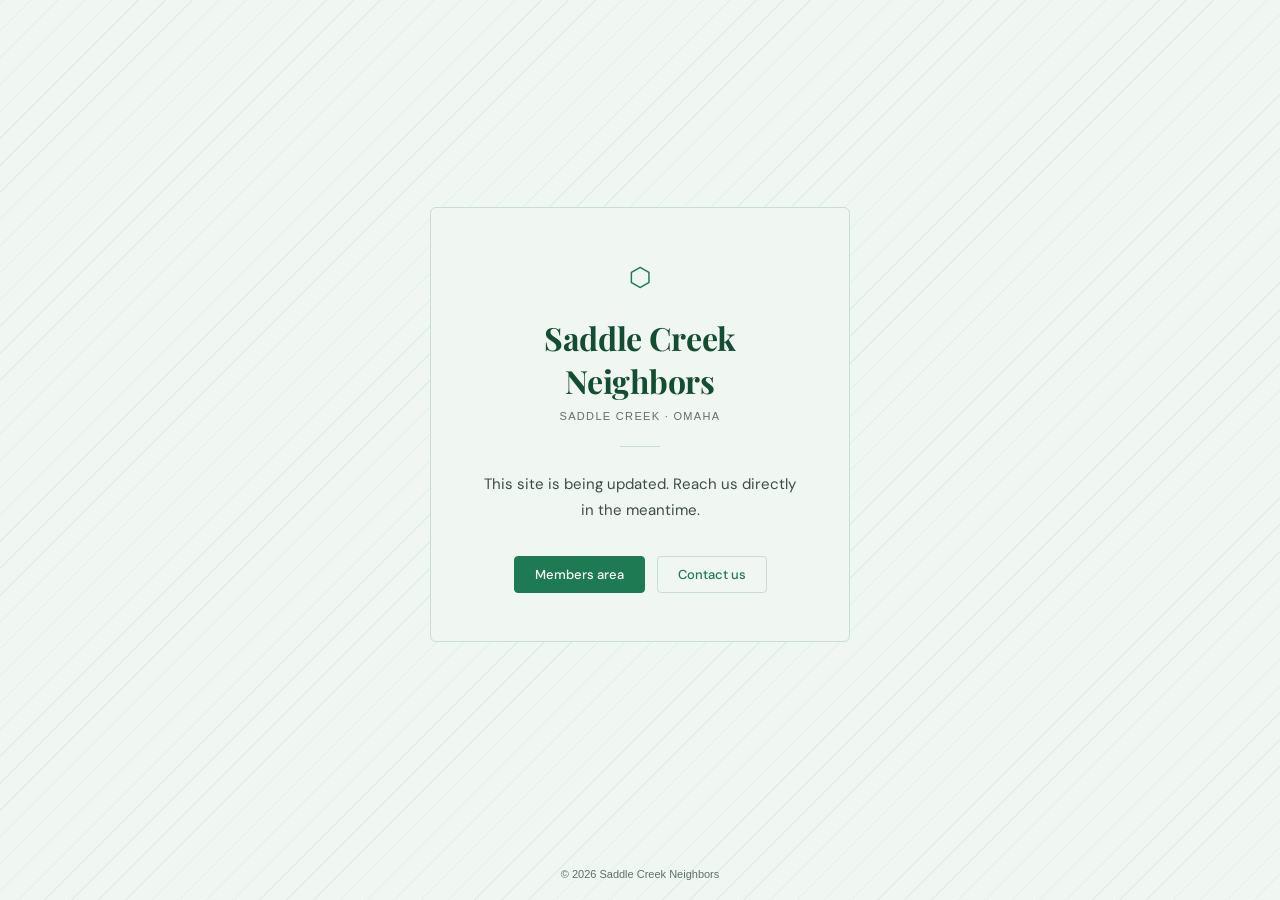
<file: index.html>
<!DOCTYPE html>
<html lang="en">
<head>
  <meta charset="UTF-8">
  <meta name="viewport" content="width=device-width, initial-scale=1.0">
  <title>Saddle Creek Neighbors</title>
  <meta name="description" content="A community coalition for Saddle Creek.">
  <link rel="preconnect" href="https://fonts.googleapis.com">
  <link rel="preconnect" href="https://fonts.gstatic.com" crossorigin>
  <link href="https://fonts.googleapis.com/css2?family=Playfair+Display:wght@700&family=DM+Sans:wght@300;400;500&display=swap" rel="stylesheet">
  <style>
    * { box-sizing: border-box; margin: 0; padding: 0; }
    body {
      font-family: 'DM Sans', system-ui, sans-serif;
      color: #1A1F1C;
      min-height: 100vh;
      display: flex;
      flex-direction: column;
      background-color: #F0F6F2;
      background-image: repeating-linear-gradient(
        -45deg,
        transparent,
        transparent 18px,
        rgba(30, 122, 82, 0.07) 18px,
        rgba(30, 122, 82, 0.07) 19px
      );
    }
    .wrap {
      flex: 1;
      display: flex;
      flex-direction: column;
      align-items: center;
      justify-content: center;
      padding: 64px 24px;
      text-align: center;
    }
    .card {
      background: #F0F6F2;
      border: 1px solid #C8DDD3;
      border-radius: 6px;
      padding: 52px 48px 48px;
      max-width: 420px;
      width: 100%;
    }
    .mark {
      font-size: 26px;
      margin-bottom: 22px;
      color: #1E7A52;
    }
    .name {
      font-family: 'Playfair Display', Georgia, serif;
      font-size: clamp(1.4rem, 3.5vw, 2rem);
      font-weight: 700;
      color: #134D32;
      letter-spacing: -0.01em;
      margin-bottom: 8px;
    }
    .sub {
      font-family: Helvetica, Arial, sans-serif;
      font-size: 11px;
      font-weight: 400;
      letter-spacing: 0.12em;
      text-transform: uppercase;
      color: #607068;
      margin-bottom: 24px;
    }
    .rule {
      width: 40px;
      height: 1.5px;
      background: #C8DDD3;
      margin: 0 auto 24px;
    }
    .body {
      font-size: 15px;
      line-height: 1.75;
      color: #3D4D45;
      margin-bottom: 32px;
    }
    .links {
      display: flex;
      gap: 12px;
      justify-content: center;
      flex-wrap: wrap;
    }
    .btn {
      font-family: 'DM Sans', sans-serif;
      font-size: 13px;
      font-weight: 500;
      padding: 9px 20px;
      border-radius: 4px;
      text-decoration: none;
      transition: background 0.15s, border-color 0.15s;
    }
    .btn-primary {
      background: #1E7A52;
      color: #fff;
      border: 1.5px solid #1E7A52;
    }
    .btn-primary:hover { background: #134D32; border-color: #134D32; }
    .btn-outline {
      background: transparent;
      color: #1E7A52;
      border: 1.5px solid #C8DDD3;
    }
    .btn-outline:hover { border-color: #1E7A52; }
    footer {
      text-align: center;
      padding: 20px;
      font-family: Helvetica, Arial, sans-serif;
      font-size: 11px;
      color: #607068;
    }
  </style>
</head>
<body>

  <div class="wrap">
    <div class="card">
      <div class="mark">⬡</div>
      <div class="name">Saddle Creek Neighbors</div>
      <div class="sub">Saddle Creek &middot; Omaha</div>
      <div class="rule"></div>
      <p class="body">This site is being updated. Reach us directly in the meantime.</p>
      <div class="links">
        <a href="https://drive.google.com/drive/folders/1y6J7BgRbqjNSq1TGpLfYI2tDJngiW1Zl?usp=share_link" class="btn btn-primary" target="_blank" rel="noopener">Members area</a>
        <a href="mailto:saddlecreekbid@gmail.com" class="btn btn-outline">Contact us</a>
      </div>
    </div>
  </div>

  <footer>&copy; <span id="yr"></span> Saddle Creek Neighbors</footer>
  <script>document.getElementById('yr').textContent = new Date().getFullYear();</script>

</body>
</html>
</file>
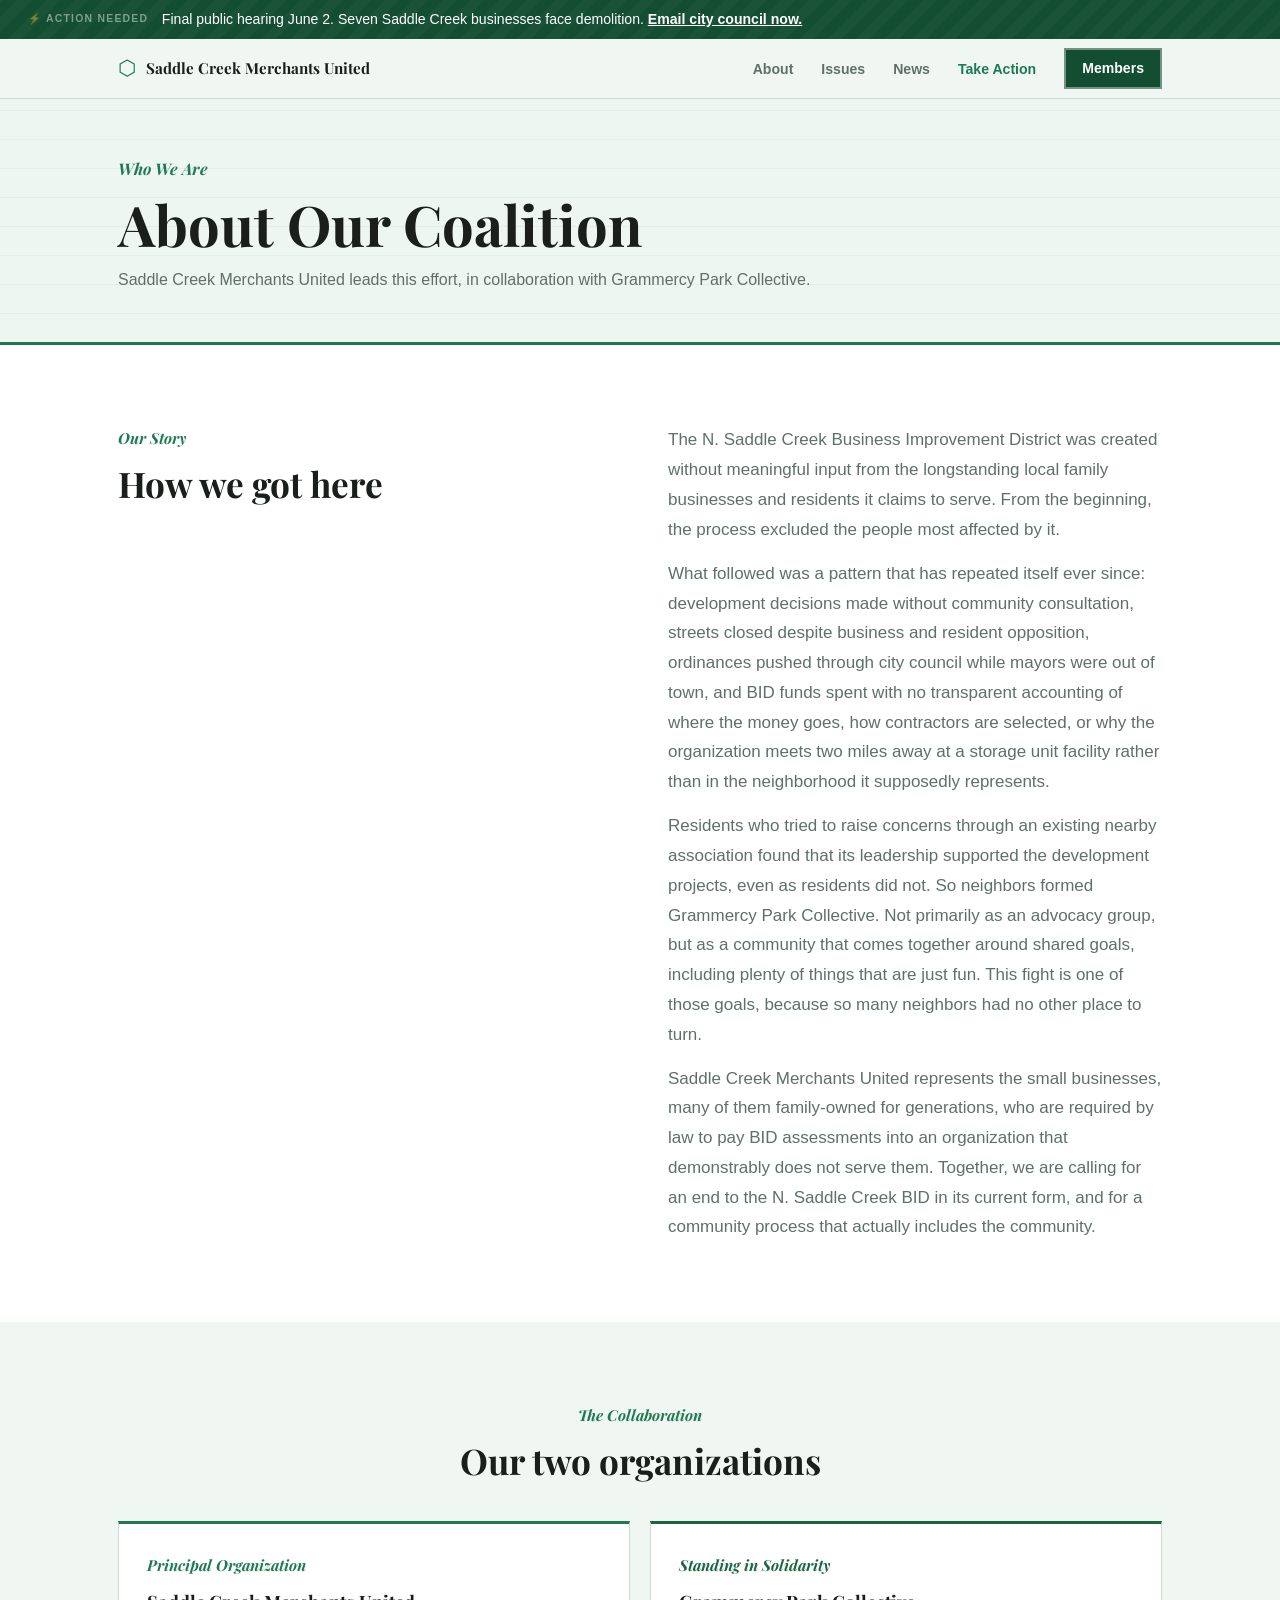
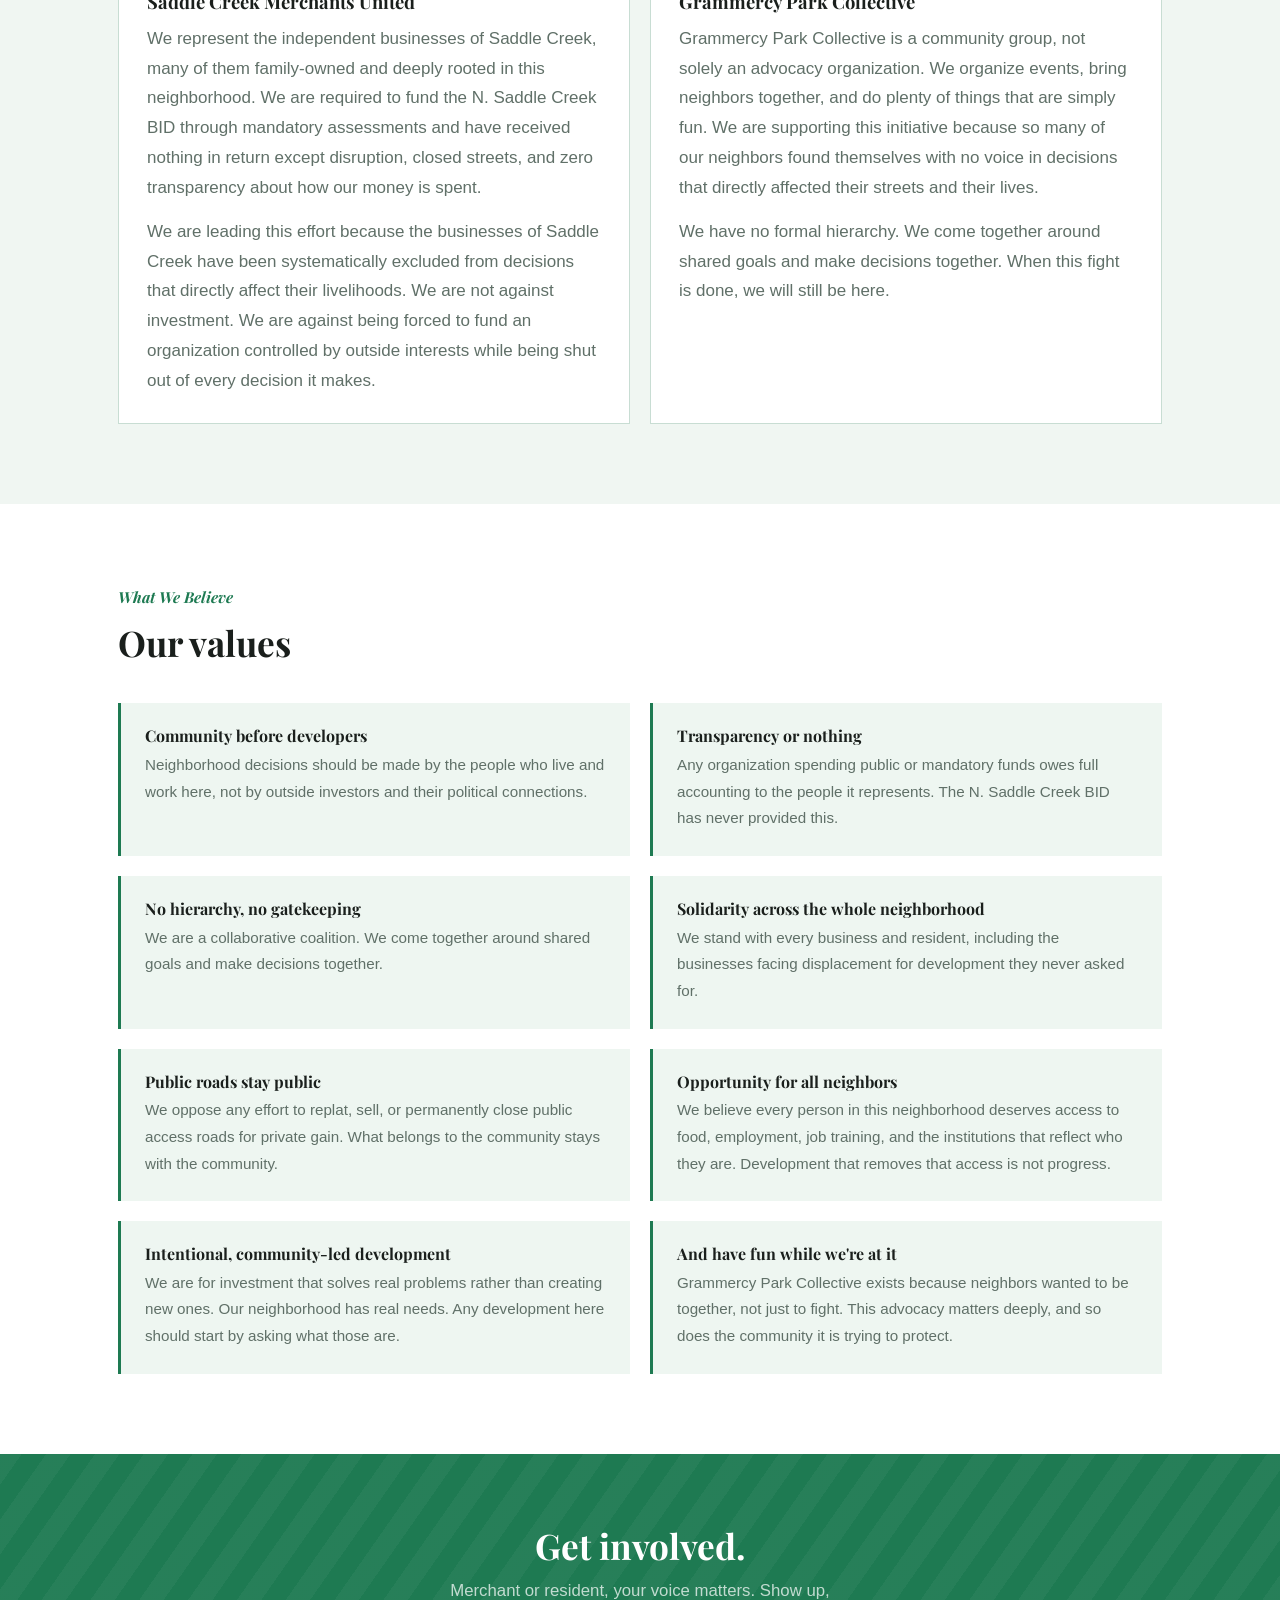
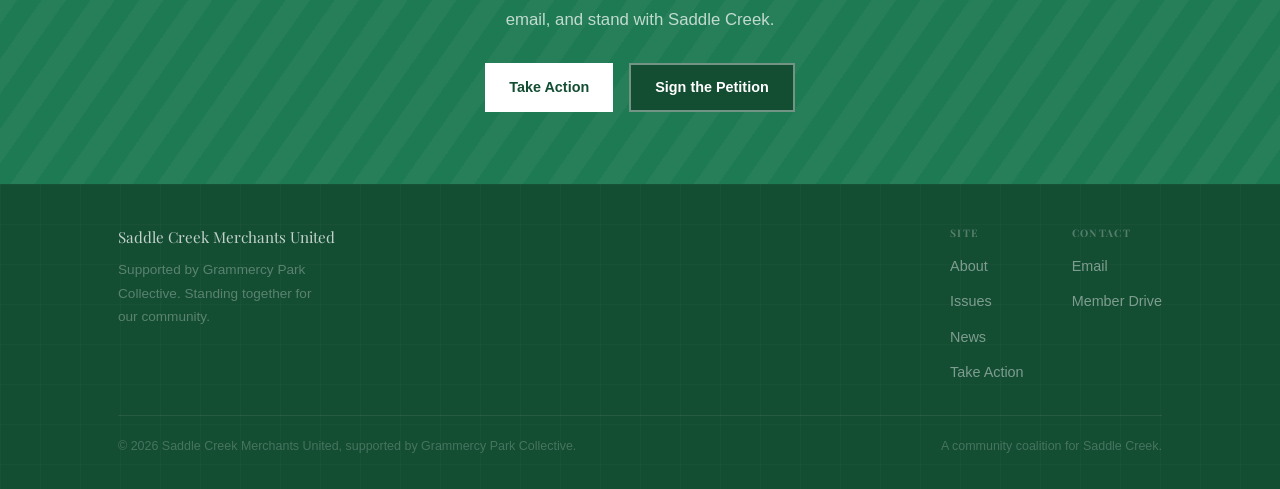
<file: about.html>
<!DOCTYPE html>
<html lang="en">
<head>
  <meta charset="UTF-8">
  <meta name="viewport" content="width=device-width, initial-scale=1.0">
  <title>About — Saddle Creek Merchants United</title>
  <meta name="description" content="Who we are, how we came together, and what we stand for.">
  <link rel="stylesheet" href="css/style.css">
</head>
<body>
  <div class="urgency-bar">
    <span class="tag">⚡ Action needed</span>
    <p>Final public hearing June 2. Seven Saddle Creek businesses face demolition. <a href="take-action.html">Email city council now.</a></p>
  </div>
  <nav class="nav">
    <div class="nav-inner">
      <a href="index.html" class="nav-logo">
        <span class="nav-logo-mark">⬡</span>
        <span class="nav-logo-text">Saddle Creek Merchants United</span>
      </a>
      <ul class="nav-links" id="navLinks">
        <li><a href="about.html">About</a></li>
        <li><a href="issues.html">Issues</a></li>
        <li><a href="news.html">News</a></li>
        <li><a href="take-action.html" class="urgent">Take Action</a></li>
        <li><a href="https://drive.google.com/drive/folders/1y6J7BgRbqjNSq1TGpLfYI2tDJngiW1Zl?usp=share_link" target="_blank" rel="noopener" class="btn btn-dark btn-sm">Members</a></li>
      </ul>
      <button class="nav-toggle" id="navToggle" aria-label="Toggle menu">
        <span></span><span></span><span></span>
      </button>
    </div>
  </nav>

  <div class="sub-hero">
    <div class="container">
      <span class="eyebrow">Who We Are</span>
      <h1>About Our Coalition</h1>
      <p>Saddle Creek Merchants United leads this effort, in collaboration with Grammercy Park Collective.</p>
    </div>
  </div>
</div>

  <!-- Our story -->
  <section class="section bg-white">
    <div class="container">
      <div class="about-grid">
        <div>
          <span class="eyebrow">Our Story</span>
          <h2>How we got here</h2>
        </div>
        <div>
          <p>The N. Saddle Creek Business Improvement District was created without meaningful input from the longstanding local family businesses and residents it claims to serve. From the beginning, the process excluded the people most affected by it.</p>
          <p>What followed was a pattern that has repeated itself ever since: development decisions made without community consultation, streets closed despite business and resident opposition, ordinances pushed through city council while mayors were out of town, and BID funds spent with no transparent accounting of where the money goes, how contractors are selected, or why the organization meets two miles away at a storage unit facility rather than in the neighborhood it supposedly represents.</p>
          <p>Residents who tried to raise concerns through an existing nearby association found that its leadership supported the development projects, even as residents did not. So neighbors formed Grammercy Park Collective. Not primarily as an advocacy group, but as a community that comes together around shared goals, including plenty of things that are just fun. This fight is one of those goals, because so many neighbors had no other place to turn.</p>
          <p>Saddle Creek Merchants United represents the small businesses, many of them family-owned for generations, who are required by law to pay BID assessments into an organization that demonstrably does not serve them. Together, we are calling for an end to the N. Saddle Creek BID in its current form, and for a community process that actually includes the community.</p>
        </div>
      </div>
    </div>
  </section>

  <!-- The two orgs -->
  <section class="section bg-sage">
    <div class="container">
      <div style="text-align:center;margin-bottom:2.5rem;">
        <span class="eyebrow">The Collaboration</span>
        <h2>Our two organizations</h2>
      </div>
      <div class="grid-2">
        <div class="partner-card">
          <span class="eyebrow">Principal Organization</span>
          <h3>Saddle Creek Merchants United</h3>
          <p>We represent the independent businesses of Saddle Creek, many of them family-owned and deeply rooted in this neighborhood. We are required to fund the N. Saddle Creek BID through mandatory assessments and have received nothing in return except disruption, closed streets, and zero transparency about how our money is spent.</p>
          <p>We are leading this effort because the businesses of Saddle Creek have been systematically excluded from decisions that directly affect their livelihoods. We are not against investment. We are against being forced to fund an organization controlled by outside interests while being shut out of every decision it makes.</p>
        </div>
        <div class="partner-card">
          <span class="eyebrow">Standing in Solidarity</span>
          <h3>Grammercy Park Collective</h3>
          <p>Grammercy Park Collective is a community group, not solely an advocacy organization. We organize events, bring neighbors together, and do plenty of things that are simply fun. We are supporting this initiative because so many of our neighbors found themselves with no voice in decisions that directly affected their streets and their lives.</p>
          <p>We have no formal hierarchy. We come together around shared goals and make decisions together. When this fight is done, we will still be here.</p>
        </div>
      </div>
    </div>
  </section>

  <!-- Values -->
  <section class="section bg-white">
    <div class="container">
      <div style="max-width:64ch;margin-bottom:2.5rem;">
        <span class="eyebrow">What We Believe</span>
        <h2>Our values</h2>
      </div>
      <div class="values-grid">
        <div class="value-card">
          <h4>Community before developers</h4>
          <p>Neighborhood decisions should be made by the people who live and work here, not by outside investors and their political connections.</p>
        </div>
        <div class="value-card">
          <h4>Transparency or nothing</h4>
          <p>Any organization spending public or mandatory funds owes full accounting to the people it represents. The N. Saddle Creek BID has never provided this.</p>
        </div>
        <div class="value-card">
          <h4>No hierarchy, no gatekeeping</h4>
          <p>We are a collaborative coalition. We come together around shared goals and make decisions together.</p>
        </div>
        <div class="value-card">
          <h4>Solidarity across the whole neighborhood</h4>
          <p>We stand with every business and resident, including the businesses facing displacement for development they never asked for.</p>
        </div>
        <div class="value-card">
          <h4>Public roads stay public</h4>
          <p>We oppose any effort to replat, sell, or permanently close public access roads for private gain. What belongs to the community stays with the community.</p>
        </div>
        <div class="value-card">
          <h4>Opportunity for all neighbors</h4>
          <p>We believe every person in this neighborhood deserves access to food, employment, job training, and the institutions that reflect who they are. Development that removes that access is not progress.</p>
        </div>
        <div class="value-card">
          <h4>Intentional, community-led development</h4>
          <p>We are for investment that solves real problems rather than creating new ones. Our neighborhood has real needs. Any development here should start by asking what those are.</p>
        </div>
        <div class="value-card">
          <h4>And have fun while we're at it</h4>
          <p>Grammercy Park Collective exists because neighbors wanted to be together, not just to fight. This advocacy matters deeply, and so does the community it is trying to protect.</p>
        </div>
      </div>
    </div>
  </section>

  <!-- CTA -->
  <div class="cta-band">
    <div class="container">
      <h2>Get involved.</h2>
      <p>Merchant or resident, your voice matters. Show up, email, and stand with Saddle Creek.</p>
      <div class="cta-band-btns">
        <a href="take-action.html" class="btn btn-white">Take Action</a>
        <a href="https://forms.gle/d19DF8uMJpdXBHMc8" target="_blank" rel="noopener" class="btn btn-dark">Sign the Petition</a>
      </div>
    </div>
  </div>

  <footer class="footer">
    <div class="container">
      <div class="footer-inner">
        <div>
          <div class="footer-logo">Saddle Creek Merchants United</div>
          <p class="footer-tagline">Supported by Grammercy Park Collective. Standing together for our community.</p>
        </div>
        <div class="footer-links">
          <div class="footer-col">
            <h4>Site</h4>
            <ul>
              <li><a href="about.html">About</a></li>
              <li><a href="issues.html">Issues</a></li>
              <li><a href="news.html">News</a></li>
              <li><a href="take-action.html">Take Action</a></li>
            </ul>
          </div>
          <div class="footer-col">
            <h4>Contact</h4>
            <ul>
              <li><a href="mailto:saddlecreekbid@gmail.com">Email</a></li>
              <li><a href="https://drive.google.com/drive/folders/1y6J7BgRbqjNSq1TGpLfYI2tDJngiW1Zl?usp=share_link" target="_blank" rel="noopener">Member Drive</a></li>
            </ul>
          </div>
        </div>
      </div>
      <div class="footer-bottom">
        <span>&copy; <span class="js-year"></span> Saddle Creek Merchants United, supported by Grammercy Park Collective.</span>
        <span>A community coalition for Saddle Creek.</span>
      </div>
    </div>
  </footer>
  <script src="js/site.js"></script>
</body></html>
</file>
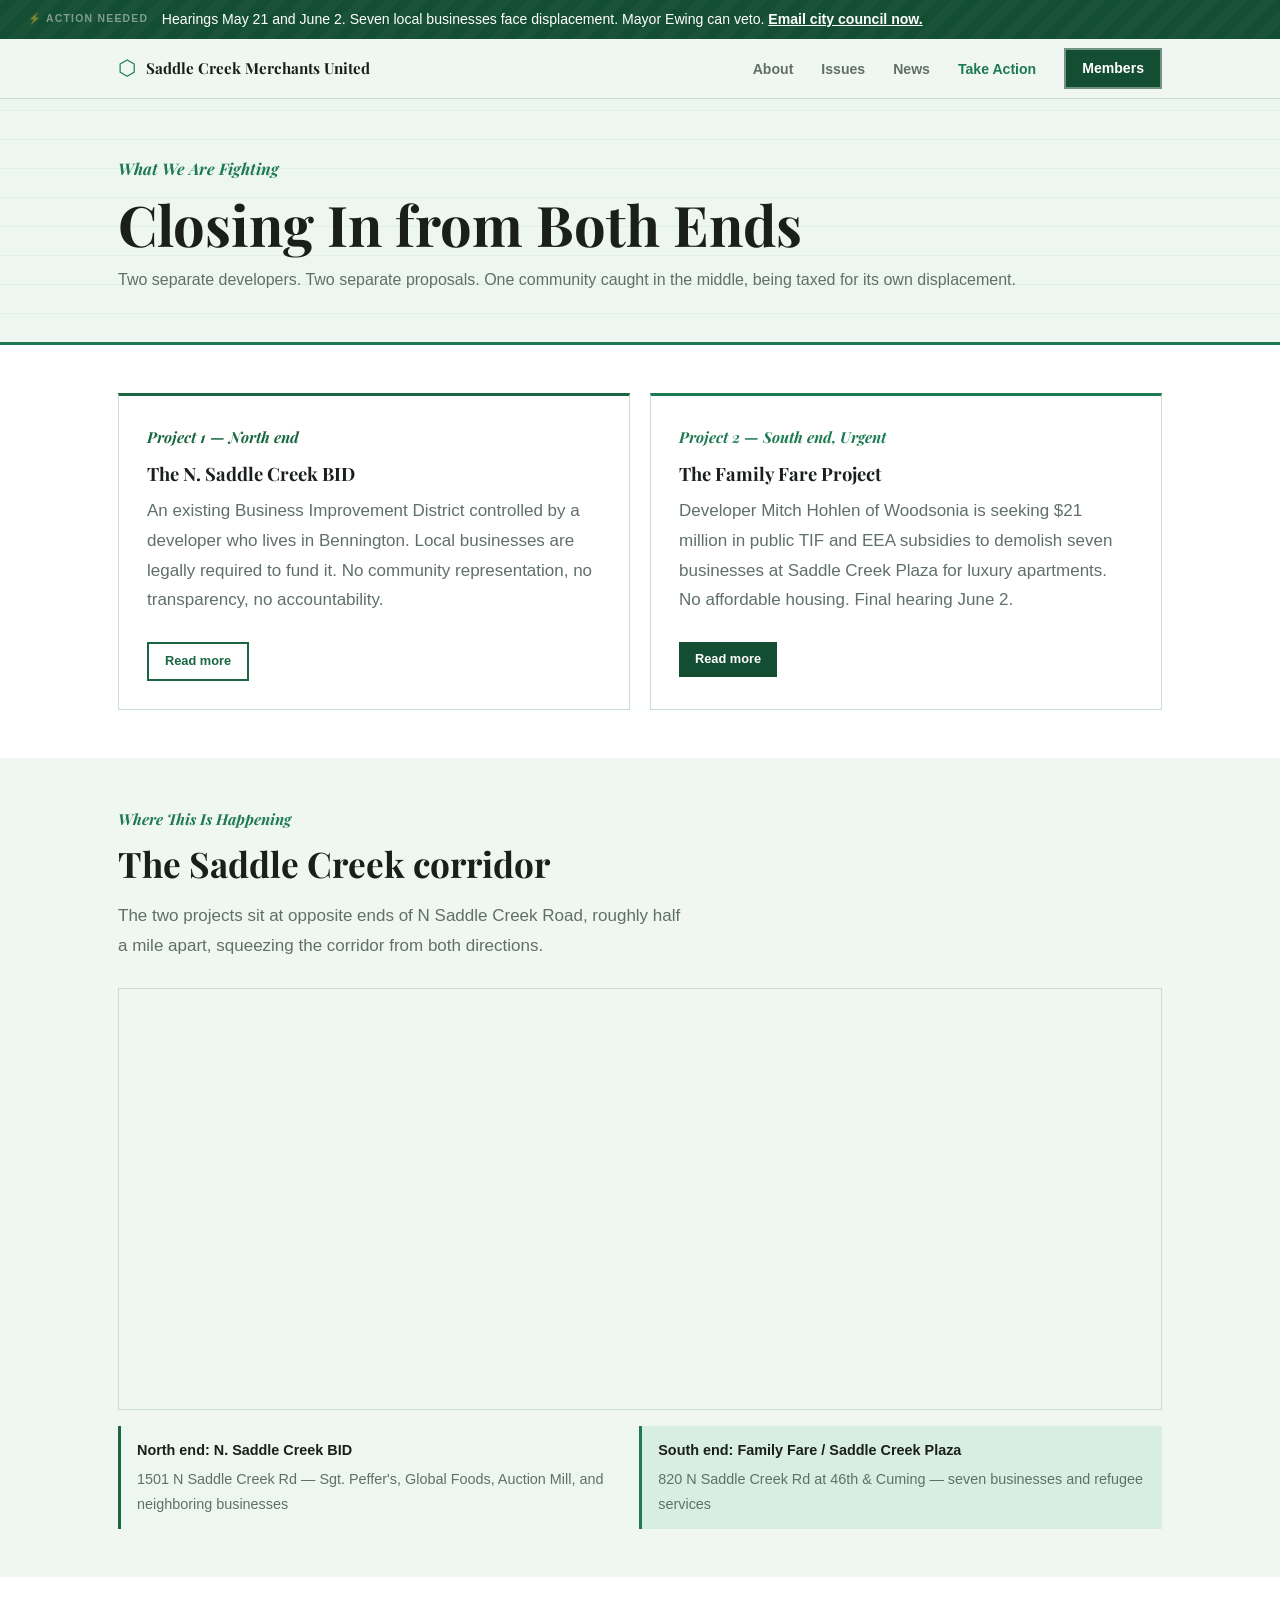
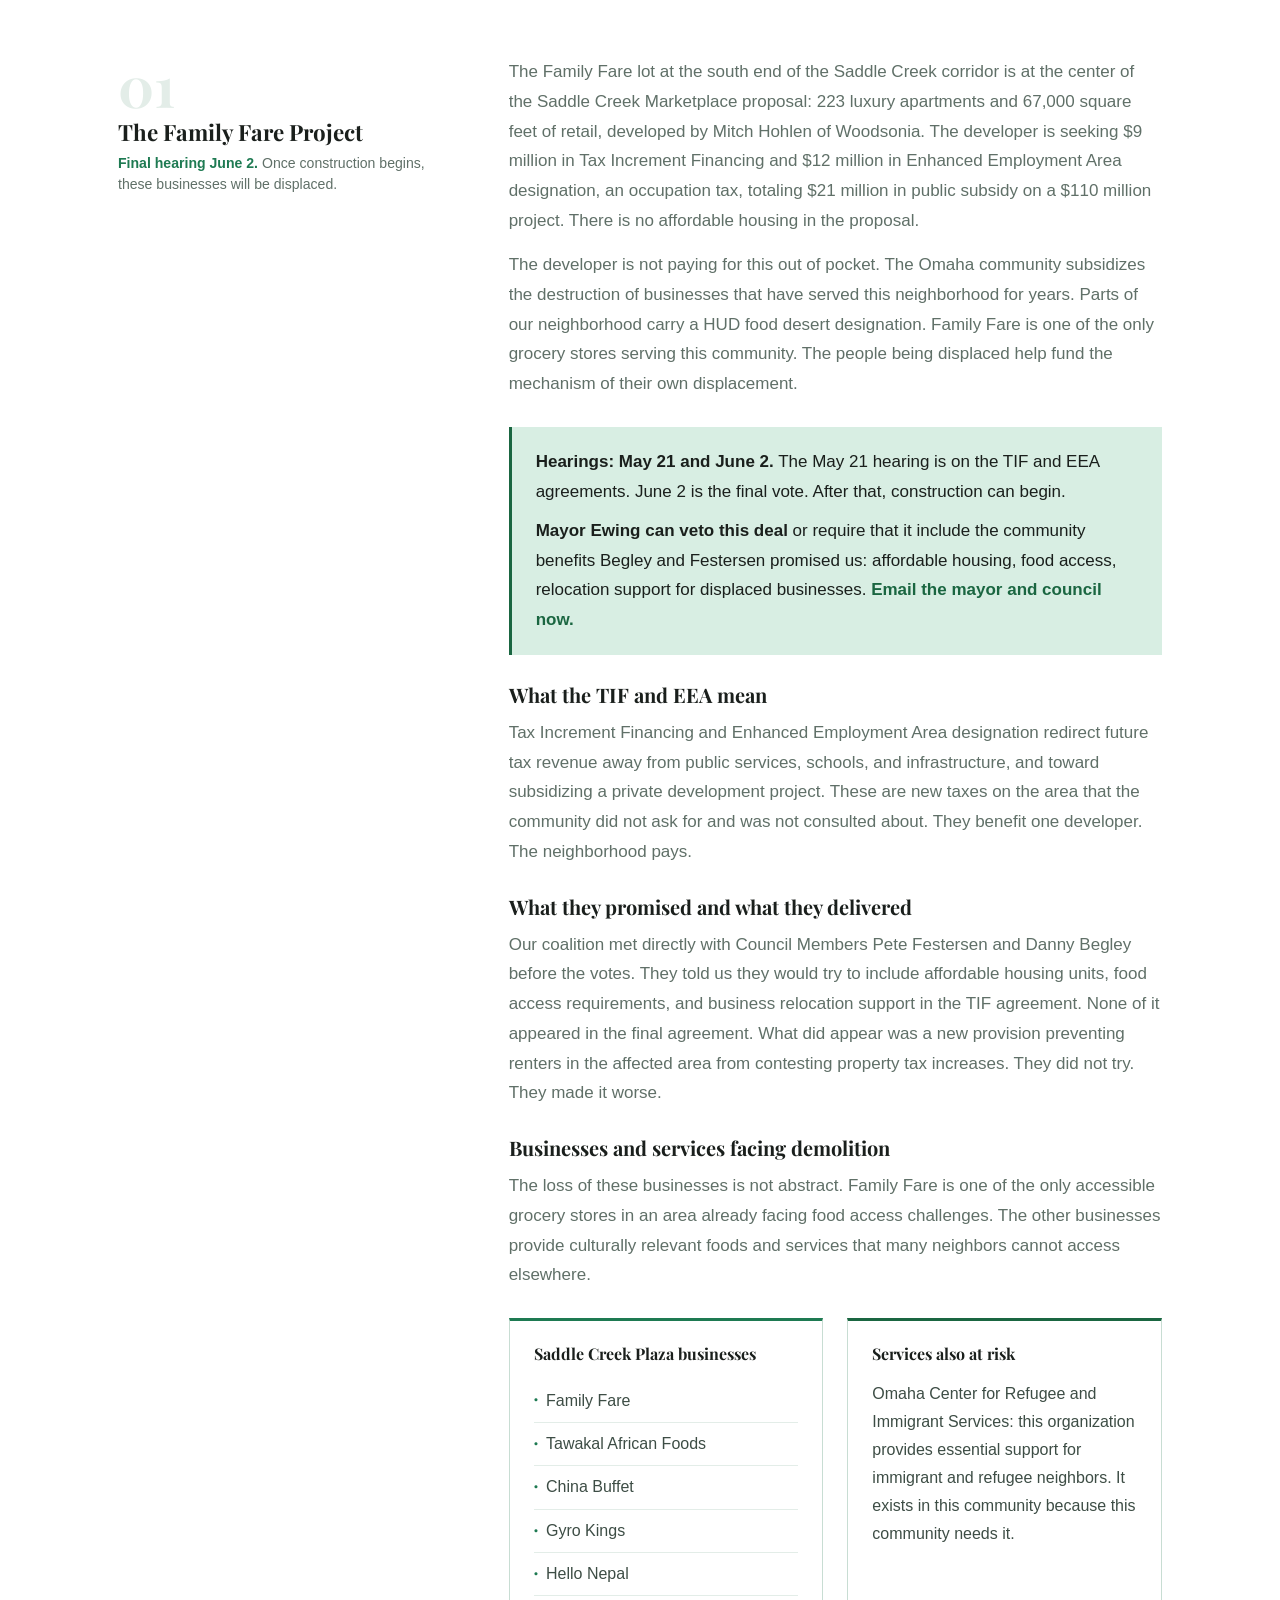
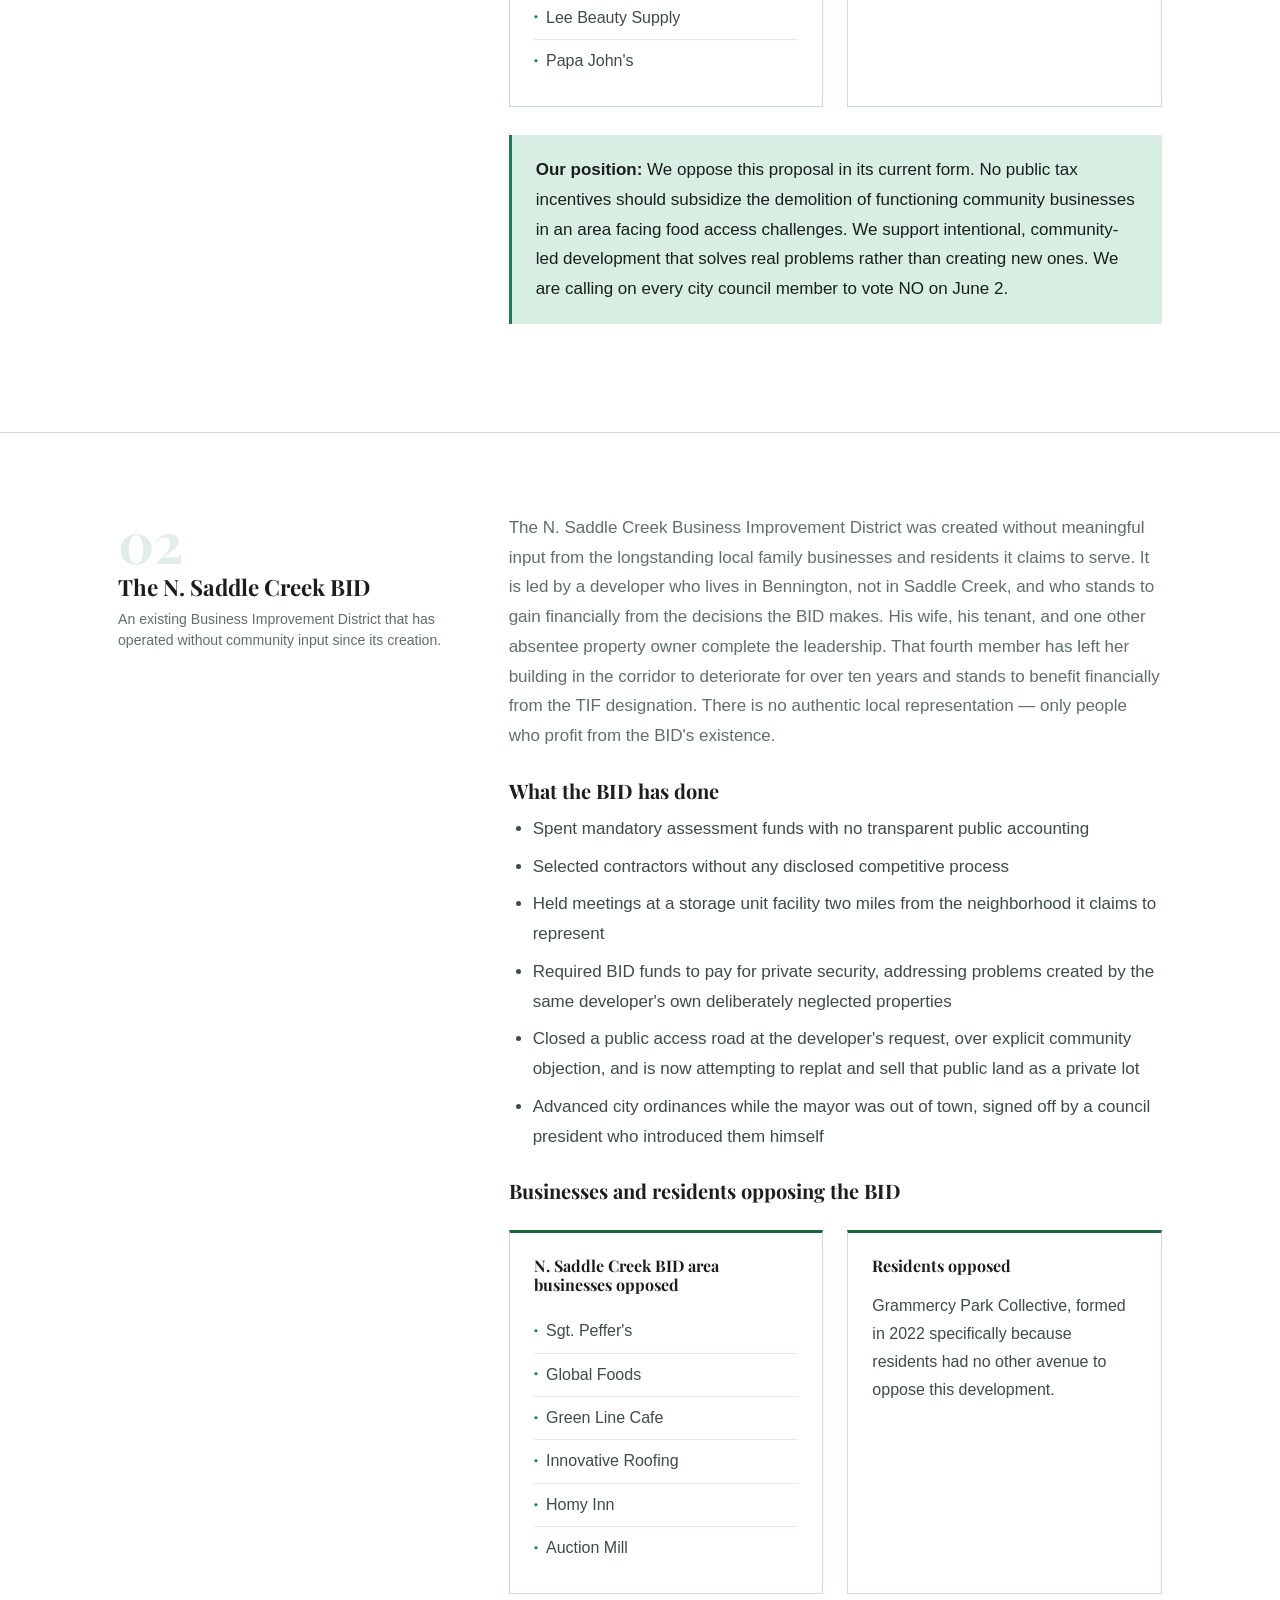
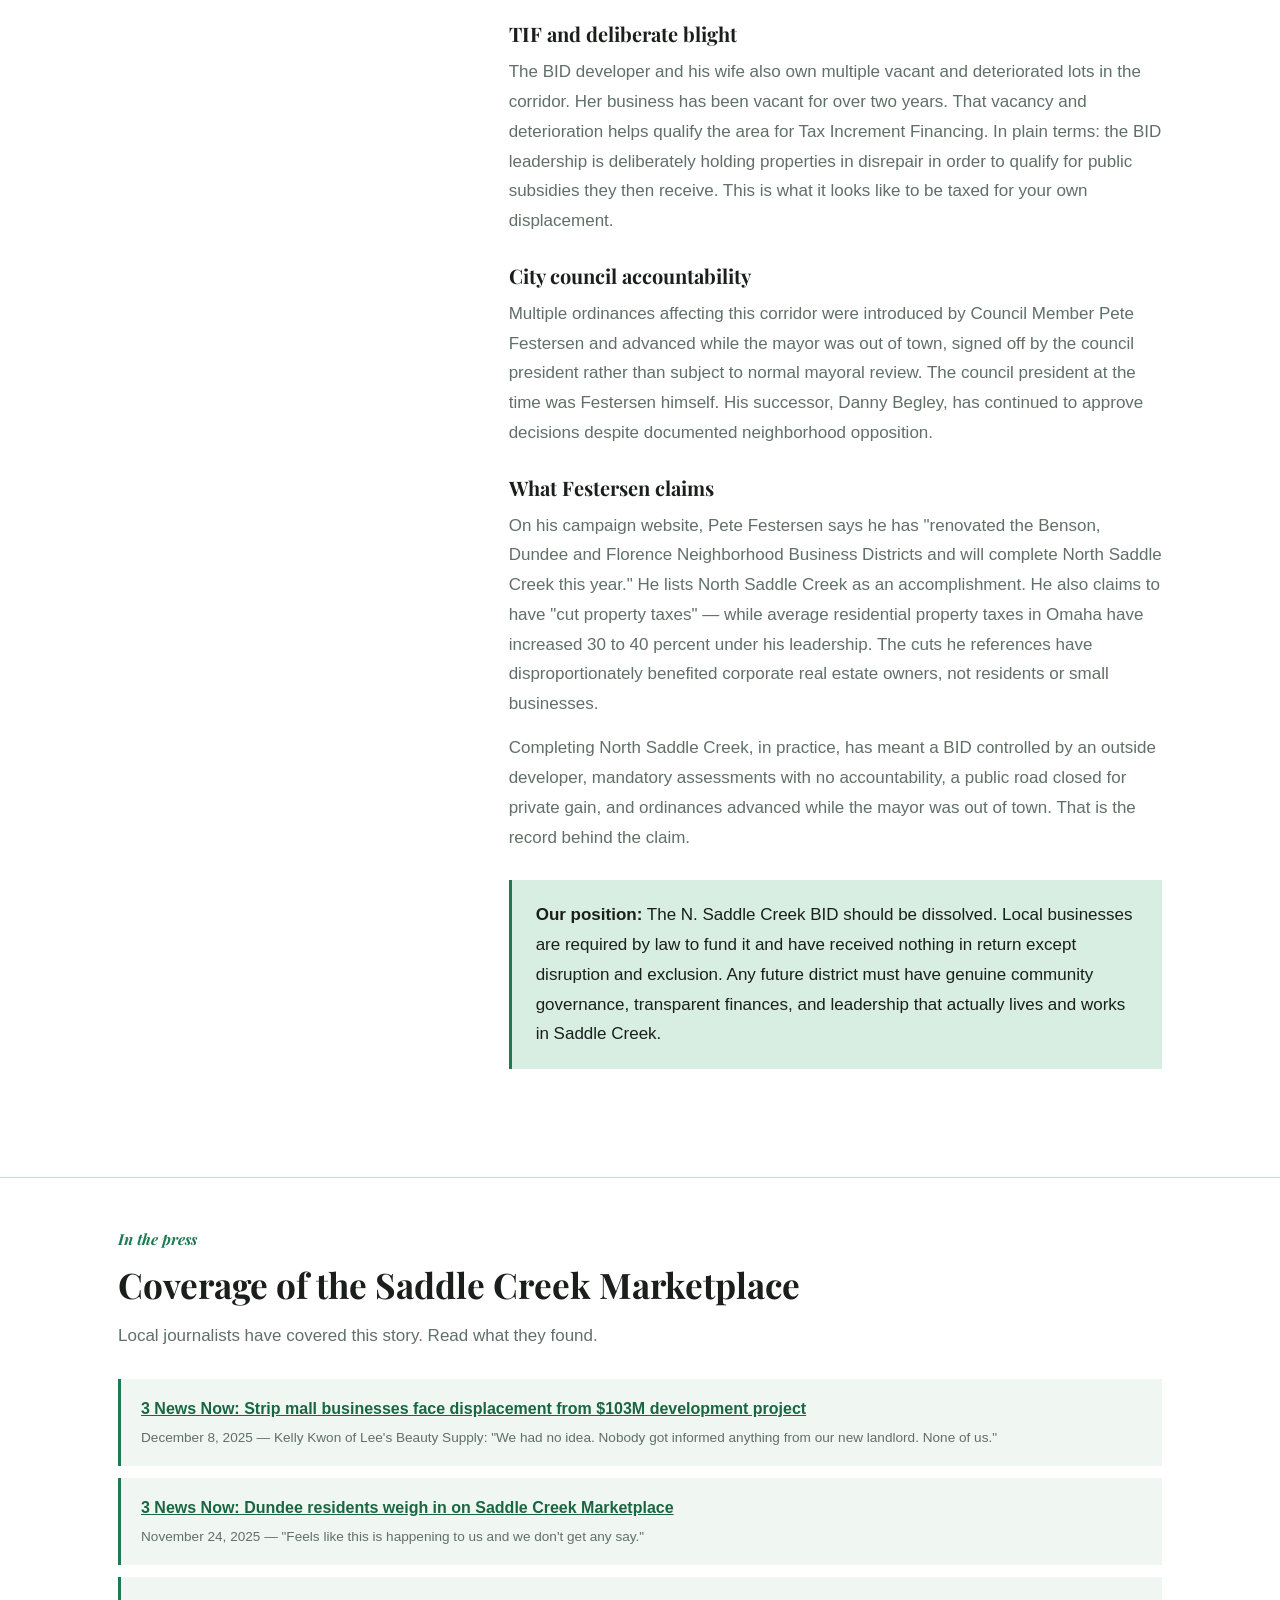
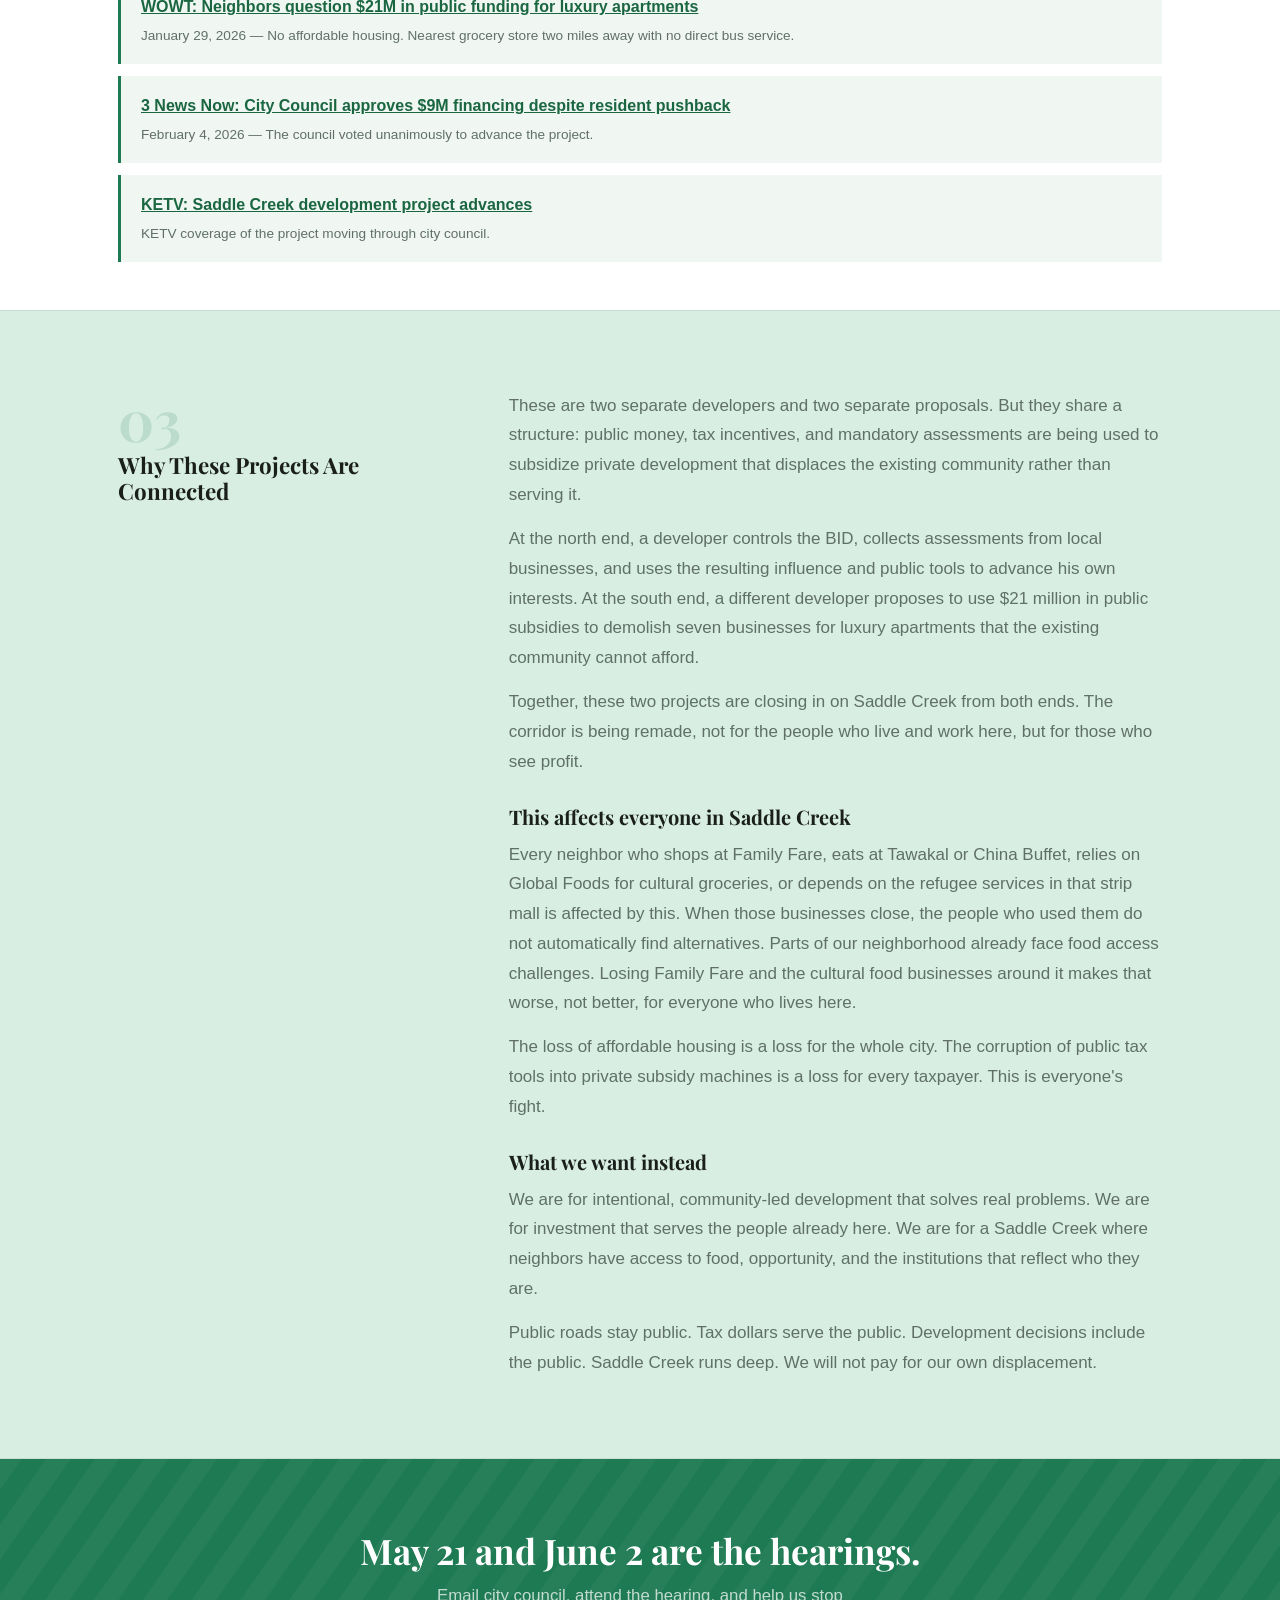
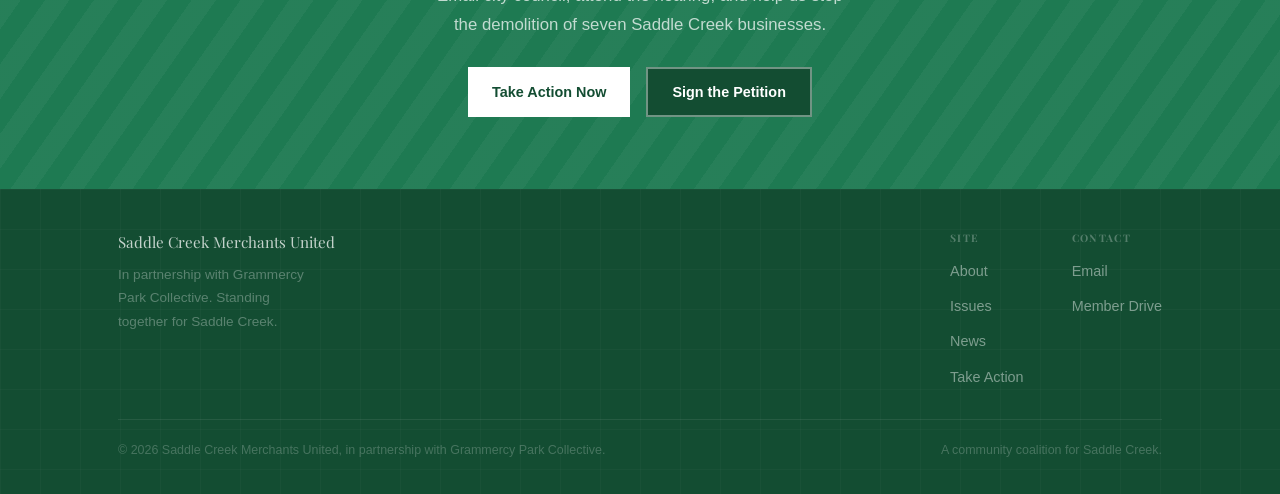
<file: issues.html>
<!DOCTYPE html>
<html lang="en">
<head>
  <meta charset="UTF-8">
  <meta name="viewport" content="width=device-width, initial-scale=1.0">
  <title>Issues — Saddle Creek Merchants United</title>
  <meta name="description" content="Two development projects are closing in on Saddle Creek from both ends. Here is what each one is, who benefits, and what we are calling for.">
  <link rel="stylesheet" href="css/style.css">
</head>
<body>
  <div class="urgency-bar">
    <span class="tag">⚡ Action needed</span>
    <p>Hearings May 21 and June 2. Seven local businesses face displacement. Mayor Ewing can veto. <a href="take-action.html">Email city council now.</a></p>
  </div>
  <nav class="nav">
    <div class="nav-inner">
      <a href="index.html" class="nav-logo">
        <span class="nav-logo-mark">⬡</span>
        <span class="nav-logo-text">Saddle Creek Merchants United</span>
      </a>
      <ul class="nav-links" id="navLinks">
        <li><a href="about.html">About</a></li>
        <li><a href="issues.html">Issues</a></li>
        <li><a href="news.html">News</a></li>
        <li><a href="take-action.html" class="urgent">Take Action</a></li>
        <li><a href="https://drive.google.com/drive/folders/1y6J7BgRbqjNSq1TGpLfYI2tDJngiW1Zl?usp=share_link" target="_blank" rel="noopener" class="btn btn-dark btn-sm">Members</a></li>
      </ul>
      <button class="nav-toggle" id="navToggle" aria-label="Toggle menu">
        <span></span><span></span><span></span>
      </button>
    </div>
  </nav>

  <div class="sub-hero">
    <div class="container">
      <span class="eyebrow">What We Are Fighting</span>
      <h1>Closing In from Both Ends</h1>
      <p>Two separate developers. Two separate proposals. One community caught in the middle, being taxed for its own displacement.</p>
    </div>
  </div>

  <!-- Project overview cards -->
  <section class="section bg-white" style="padding:3rem 0;">
    <div class="container">
      <div class="grid-2">
        <div class="partner-card" style="border-top-color:var(--green-dk);">
          <span class="eyebrow" style="color:var(--green-dk);">Project 1 — North end</span>
          <h3>The N. Saddle Creek BID</h3>
          <p>An existing Business Improvement District controlled by a developer who lives in Bennington. Local businesses are legally required to fund it. No community representation, no transparency, no accountability.</p>
          <a href="#bid" class="btn btn-outline btn-sm" style="margin-top:.75rem;">Read more</a>
        </div>
        <div class="partner-card" style="border-top-color:var(--green);">
          <span class="eyebrow" style="color:var(--green);">Project 2 — South end, Urgent</span>
          <h3>The Family Fare Project</h3>
          <p>Developer Mitch Hohlen of Woodsonia is seeking $21 million in public TIF and EEA subsidies to demolish seven businesses at Saddle Creek Plaza for luxury apartments. No affordable housing. Final hearing June 2.</p>
          <a href="#familyfare" class="btn btn-primary btn-sm" style="margin-top:.75rem;">Read more</a>
        </div>
      </div>
    </div>
  </section>

  <!-- Map -->
  <section class="section bg-sage" style="padding:3rem 0;">
    <div class="container">
      <span class="eyebrow">Where This Is Happening</span>
      <h2>The Saddle Creek corridor</h2>
      <p style="max-width:60ch;margin-bottom:1.75rem;">The two projects sit at opposite ends of N Saddle Creek Road, roughly half a mile apart, squeezing the corridor from both directions.</p>
      <div class="map-wrap">
        <iframe src="https://maps.google.com/maps?q=N+Saddle+Creek+Rd,+Omaha,+NE&t=m&z=14&output=embed" height="420" allowfullscreen loading="lazy" title="N Saddle Creek Road corridor, Omaha"></iframe>
      </div>
      <table class="map-labels">
        <tr>
          <td><strong>North end: N. Saddle Creek BID</strong><span>1501 N Saddle Creek Rd — Sgt. Peffer's, Global Foods, Auction Mill, and neighboring businesses</span></td>
          <td><strong>South end: Family Fare / Saddle Creek Plaza</strong><span>820 N Saddle Creek Rd at 46th &amp; Cuming — seven businesses and refugee services</span></td>
        </tr>
      </table>
    </div>
  </section>

  <!-- Project 2: Family Fare — FIRST because urgent -->
  <div class="issue-section" id="familyfare">
    <div class="container">
      <div class="issue-inner">
        <div class="issue-label">
          <div class="issue-num">01</div>
          <h2>The Family Fare Project</h2>
          <p class="note"><strong style="color:var(--green);">Final hearing June 2.</strong> Once construction begins, these businesses will be displaced.</p>
        </div>
        <div class="issue-body">
          <p>The Family Fare lot at the south end of the Saddle Creek corridor is at the center of the Saddle Creek Marketplace proposal: 223 luxury apartments and 67,000 square feet of retail, developed by Mitch Hohlen of Woodsonia. The developer is seeking $9 million in Tax Increment Financing and $12 million in Enhanced Employment Area designation, an occupation tax, totaling $21 million in public subsidy on a $110 million project. There is no affordable housing in the proposal.</p>
          <p>The developer is not paying for this out of pocket. The Omaha community subsidizes the destruction of businesses that have served this neighborhood for years. Parts of our neighborhood carry a HUD food desert designation. Family Fare is one of the only grocery stores serving this community. The people being displaced help fund the mechanism of their own displacement.</p>

          <div class="callout callout-urgent">
            <p><strong>Hearings: May 21 and June 2.</strong> The May 21 hearing is on the TIF and EEA agreements. June 2 is the final vote. After that, construction can begin.</p>
            <p><strong>Mayor Ewing can veto this deal</strong> or require that it include the community benefits Begley and Festersen promised us: affordable housing, food access, relocation support for displaced businesses. <a href="take-action.html">Email the mayor and council now.</a></p>
          </div>

          <h3>What the TIF and EEA mean</h3>
          <p>Tax Increment Financing and Enhanced Employment Area designation redirect future tax revenue away from public services, schools, and infrastructure, and toward subsidizing a private development project. These are new taxes on the area that the community did not ask for and was not consulted about. They benefit one developer. The neighborhood pays.</p>

          <h3>What they promised and what they delivered</h3>
          <p>Our coalition met directly with Council Members Pete Festersen and Danny Begley before the votes. They told us they would try to include affordable housing units, food access requirements, and business relocation support in the TIF agreement. None of it appeared in the final agreement. What did appear was a new provision preventing renters in the affected area from contesting property tax increases. They did not try. They made it worse.</p>

          <h3>Businesses and services facing demolition</h3>
          <p>The loss of these businesses is not abstract. Family Fare is one of the only accessible grocery stores in an area already facing food access challenges. The other businesses provide culturally relevant foods and services that many neighbors cannot access elsewhere.</p>
          <div class="biz-list-grid">
            <div class="biz-list-card">
              <h4>Saddle Creek Plaza businesses</h4>
              <ul class="biz-list">
                <li>Family Fare</li>
                <li>Tawakal African Foods</li>
                <li>China Buffet</li>
                <li>Gyro Kings</li>
                <li>Hello Nepal</li>
                <li>Lee Beauty Supply</li>
                <li>Papa John's</li>
              </ul>
            </div>
            <div class="biz-list-card" style="border-top-color:var(--green-dk);">
              <h4>Services also at risk</h4>
              <p style="font-size:1rem;color:var(--text-mid);margin:0 0 .75rem;">Omaha Center for Refugee and Immigrant Services: this organization provides essential support for immigrant and refugee neighbors. It exists in this community because this community needs it. </p>
            </div>
          </div>

          <div class="callout">
            <p><strong>Our position:</strong> We oppose this proposal in its current form. No public tax incentives should subsidize the demolition of functioning community businesses in an area facing food access challenges. We support intentional, community-led development that solves real problems rather than creating new ones. We are calling on every city council member to vote NO on June 2.</p>
          </div>
        </div>
      </div>
    </div>
  </div>

  <!-- Project 1: BID -->
  <div class="issue-section bg-white" id="bid">
    <div class="container">
      <div class="issue-inner">
        <div class="issue-label">
          <div class="issue-num">02</div>
          <h2>The N. Saddle Creek BID</h2>
          <p class="note">An existing Business Improvement District that has operated without community input since its creation.</p>
        </div>
        <div class="issue-body">
          <p>The N. Saddle Creek Business Improvement District was created without meaningful input from the longstanding local family businesses and residents it claims to serve. It is led by a developer who lives in Bennington, not in Saddle Creek, and who stands to gain financially from the decisions the BID makes. His wife, his tenant, and one other absentee property owner complete the leadership. That fourth member has left her building in the corridor to deteriorate for over ten years and stands to benefit financially from the TIF designation. There is no authentic local representation — only people who profit from the BID's existence.</p>

          <h3>What the BID has done</h3>
          <ul>
            <li>Spent mandatory assessment funds with no transparent public accounting</li>
            <li>Selected contractors without any disclosed competitive process</li>
            <li>Held meetings at a storage unit facility two miles from the neighborhood it claims to represent</li>
            <li>Required BID funds to pay for private security, addressing problems created by the same developer's own deliberately neglected properties</li>
            <li>Closed a public access road at the developer's request, over explicit community objection, and is now attempting to replat and sell that public land as a private lot</li>
            <li>Advanced city ordinances while the mayor was out of town, signed off by a council president who introduced them himself</li>
          </ul>

          <h3>Businesses and residents opposing the BID</h3>
          <div class="biz-list-grid">
            <div class="biz-list-card" style="border-top-color:var(--green-dk);">
              <h4>N. Saddle Creek BID area businesses opposed</h4>
              <ul class="biz-list">
                <li>Sgt. Peffer's</li>
                <li>Global Foods</li>
                <li>Green Line Cafe</li>
                <li>Innovative Roofing</li>
                <li>Homy Inn</li>
                <li>Auction Mill</li>
              </ul>
            </div>
            <div class="biz-list-card" style="border-top-color:var(--green-dk);">
              <h4>Residents opposed</h4>
              <p style="font-size:1rem;color:var(--text-mid);margin:0;">Grammercy Park Collective, formed in 2022 specifically because residents had no other avenue to oppose this development.</p>
            </div>
          </div>

          <h3>TIF and deliberate blight</h3>
          <p>The BID developer and his wife also own multiple vacant and deteriorated lots in the corridor. Her business has been vacant for over two years. That vacancy and deterioration helps qualify the area for Tax Increment Financing. In plain terms: the BID leadership is deliberately holding properties in disrepair in order to qualify for public subsidies they then receive. This is what it looks like to be taxed for your own displacement.</p>

          <h3>City council accountability</h3>
          <p>Multiple ordinances affecting this corridor were introduced by Council Member Pete Festersen and advanced while the mayor was out of town, signed off by the council president rather than subject to normal mayoral review. The council president at the time was Festersen himself. His successor, Danny Begley, has continued to approve decisions despite documented neighborhood opposition.</p>

          <h3>What Festersen claims</h3>
          <p>On his campaign website, Pete Festersen says he has "renovated the Benson, Dundee and Florence Neighborhood Business Districts and will complete North Saddle Creek this year." He lists North Saddle Creek as an accomplishment. He also claims to have "cut property taxes" — while average residential property taxes in Omaha have increased 30 to 40 percent under his leadership. The cuts he references have disproportionately benefited corporate real estate owners, not residents or small businesses.</p>
          <p>Completing North Saddle Creek, in practice, has meant a BID controlled by an outside developer, mandatory assessments with no accountability, a public road closed for private gain, and ordinances advanced while the mayor was out of town. That is the record behind the claim.</p>

          <div class="callout">
            <p><strong>Our position:</strong> The N. Saddle Creek BID should be dissolved. Local businesses are required by law to fund it and have received nothing in return except disruption and exclusion. Any future district must have genuine community governance, transparent finances, and leadership that actually lives and works in Saddle Creek.</p>
          </div>
        </div>
      </div>
    </div>
  </div>

  <!-- Press coverage -->
  <div class="issue-section bg-white" style="padding:3rem 0;">
    <div class="container">
      <span class="eyebrow">In the press</span>
      <h2>Coverage of the Saddle Creek Marketplace</h2>
      <p style="margin-bottom:1.75rem;max-width:60ch;">Local journalists have covered this story. Read what they found.</p>
      <ul style="list-style:none;padding:0;display:flex;flex-direction:column;gap:.75rem;">
        <li style="padding:1rem 1.25rem;background:var(--bg);border-left:3px solid var(--green);font-size:1rem;">
          <a href="https://www.3newsnow.com/central-omaha/central-omaha-strip-mall-businesses-face-displacement-from-103m-development-project" target="_blank" rel="noopener" style="color:var(--green-dk);font-weight:700;text-decoration:underline;">3 News Now: Strip mall businesses face displacement from $103M development project</a>
          <span style="display:block;font-size:.85rem;color:var(--text-muted);margin-top:.2rem;">December 8, 2025 — Kelly Kwon of Lee's Beauty Supply: "We had no idea. Nobody got informed anything from our new landlord. None of us."</span>
        </li>
        <li style="padding:1rem 1.25rem;background:var(--bg);border-left:3px solid var(--green);font-size:1rem;">
          <a href="https://www.3newsnow.com/central-omaha/dundee-residents-weigh-in-on-saddle-creek-marketplace-a-proposed-mixed-use-development" target="_blank" rel="noopener" style="color:var(--green-dk);font-weight:700;text-decoration:underline;">3 News Now: Dundee residents weigh in on Saddle Creek Marketplace</a>
          <span style="display:block;font-size:.85rem;color:var(--text-muted);margin-top:.2rem;">November 24, 2025 — "Feels like this is happening to us and we don't get any say."</span>
        </li>
        <li style="padding:1rem 1.25rem;background:var(--bg);border-left:3px solid var(--green);font-size:1rem;">
          <a href="https://www.wowt.com/2026/01/29/neighbors-question-9m-public-funding-luxury-apartments-dundee-redevelopment/" target="_blank" rel="noopener" style="color:var(--green-dk);font-weight:700;text-decoration:underline;">WOWT: Neighbors question $21M in public funding for luxury apartments</a>
          <span style="display:block;font-size:.85rem;color:var(--text-muted);margin-top:.2rem;">January 29, 2026 — No affordable housing. Nearest grocery store two miles away with no direct bus service.</span>
        </li>
        <li style="padding:1rem 1.25rem;background:var(--bg);border-left:3px solid var(--green);font-size:1rem;">
          <a href="https://www.3newsnow.com/central-omaha/omaha-city-council-approves-9m-financing-for-contested-dundee-development-project" target="_blank" rel="noopener" style="color:var(--green-dk);font-weight:700;text-decoration:underline;">3 News Now: City Council approves $9M financing despite resident pushback</a>
          <span style="display:block;font-size:.85rem;color:var(--text-muted);margin-top:.2rem;">February 4, 2026 — The council voted unanimously to advance the project.</span>
        </li>
        <li style="padding:1rem 1.25rem;background:var(--bg);border-left:3px solid var(--green);font-size:1rem;">
          <a href="https://www.ketv.com/article/saddle-creek-development-project-advances/70239442" target="_blank" rel="noopener" style="color:var(--green-dk);font-weight:700;text-decoration:underline;">KETV: Saddle Creek development project advances</a>
          <span style="display:block;font-size:.85rem;color:var(--text-muted);margin-top:.2rem;">KETV coverage of the project moving through city council.</span>
        </li>
      </ul>
    </div>
  </div>

  <!-- Why they're connected -->
  <div class="issue-section vision-section" id="vision">
    <div class="container">
      <div class="issue-inner">
        <div class="issue-label">
          <div class="issue-num" style="color:rgba(30,122,82,.15);">03</div>
          <h2>Why These Projects Are Connected</h2>
        </div>
        <div class="issue-body">
          <p>These are two separate developers and two separate proposals. But they share a structure: public money, tax incentives, and mandatory assessments are being used to subsidize private development that displaces the existing community rather than serving it.</p>
          <p>At the north end, a developer controls the BID, collects assessments from local businesses, and uses the resulting influence and public tools to advance his own interests. At the south end, a different developer proposes to use $21 million in public subsidies to demolish seven businesses for luxury apartments that the existing community cannot afford.</p>
          <p>Together, these two projects are closing in on Saddle Creek from both ends. The corridor is being remade, not for the people who live and work here, but for those who see profit.</p>

          <h3>This affects everyone in Saddle Creek</h3>
          <p>Every neighbor who shops at Family Fare, eats at Tawakal or China Buffet, relies on Global Foods for cultural groceries, or depends on the refugee services in that strip mall is affected by this. When those businesses close, the people who used them do not automatically find alternatives. Parts of our neighborhood already face food access challenges. Losing Family Fare and the cultural food businesses around it makes that worse, not better, for everyone who lives here.</p>
          <p>The loss of affordable housing is a loss for the whole city. The corruption of public tax tools into private subsidy machines is a loss for every taxpayer. This is everyone's fight.</p>

          <h3>What we want instead</h3>
          <p>We are for intentional, community-led development that solves real problems. We are for investment that serves the people already here. We are for a Saddle Creek where neighbors have access to food, opportunity, and the institutions that reflect who they are.</p>
          <p>Public roads stay public. Tax dollars serve the public. Development decisions include the public. Saddle Creek runs deep. We will not pay for our own displacement.</p>
        </div>
      </div>
    </div>
  </div>

  <!-- CTA -->
  <div class="cta-band">
    <div class="container">
      <h2>May 21 and June 2 are the hearings.</h2>
      <p>Email city council, attend the hearing, and help us stop the demolition of seven Saddle Creek businesses.</p>
      <div class="cta-band-btns">
        <a href="take-action.html" class="btn btn-white">Take Action Now</a>
        <a href="https://forms.gle/d19DF8uMJpdXBHMc8" target="_blank" rel="noopener" class="btn btn-dark">Sign the Petition</a>
      </div>
    </div>
  </div>

  <footer class="footer">
    <div class="container">
      <div class="footer-inner">
        <div>
          <div class="footer-logo">Saddle Creek Merchants United</div>
          <p class="footer-tagline">In partnership with Grammercy Park Collective. Standing together for Saddle Creek.</p>
        </div>
        <div class="footer-links">
          <div class="footer-col">
            <h4>Site</h4>
            <ul>
              <li><a href="about.html">About</a></li>
              <li><a href="issues.html">Issues</a></li>
              <li><a href="news.html">News</a></li>
              <li><a href="take-action.html">Take Action</a></li>
            </ul>
          </div>
          <div class="footer-col">
            <h4>Contact</h4>
            <ul>
              <li><a href="mailto:saddlecreekbid@gmail.com">Email</a></li>
              <li><a href="https://drive.google.com/drive/folders/1y6J7BgRbqjNSq1TGpLfYI2tDJngiW1Zl?usp=share_link" target="_blank" rel="noopener">Member Drive</a></li>
            </ul>
          </div>
        </div>
      </div>
      <div class="footer-bottom">
        <span>&copy; <span class="js-year"></span> Saddle Creek Merchants United, in partnership with Grammercy Park Collective.</span>
        <span>A community coalition for Saddle Creek.</span>
      </div>
    </div>
  </footer>
  <script src="js/site.js"></script>
</body></html>
</file>
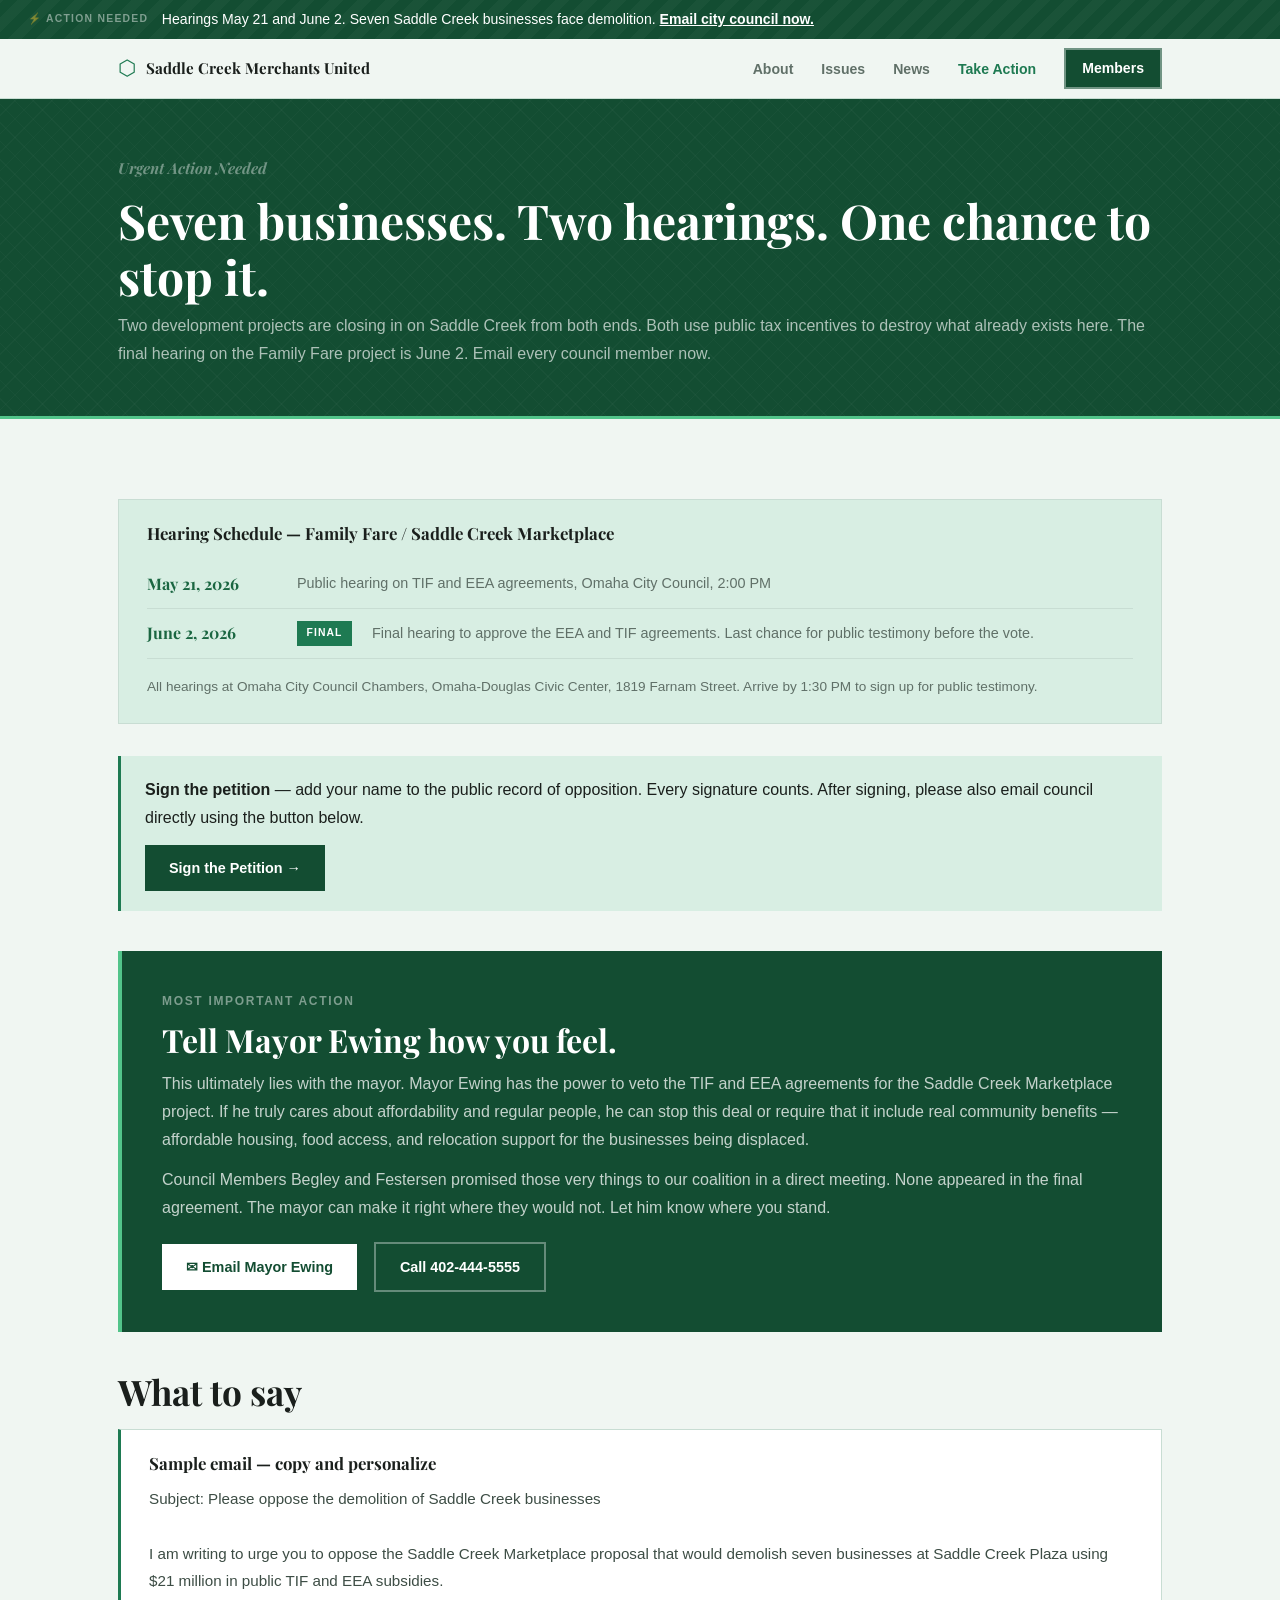
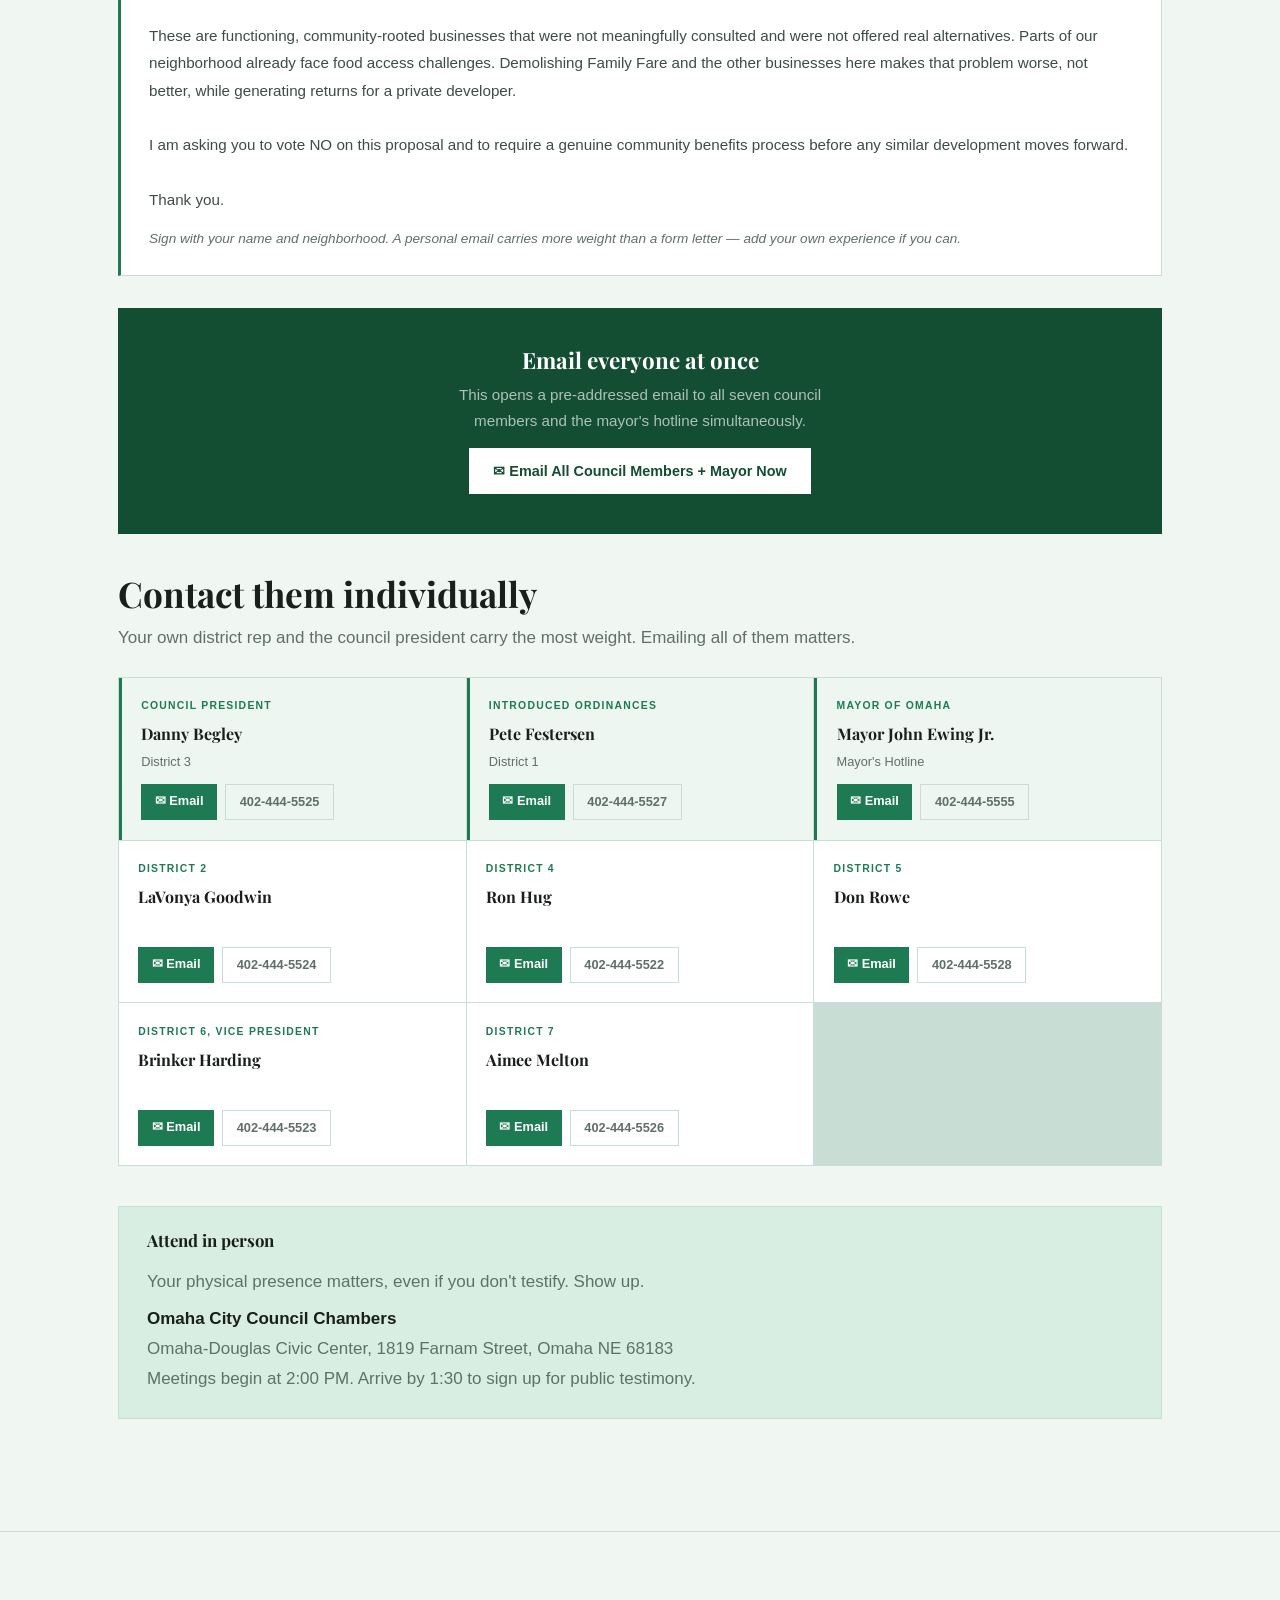
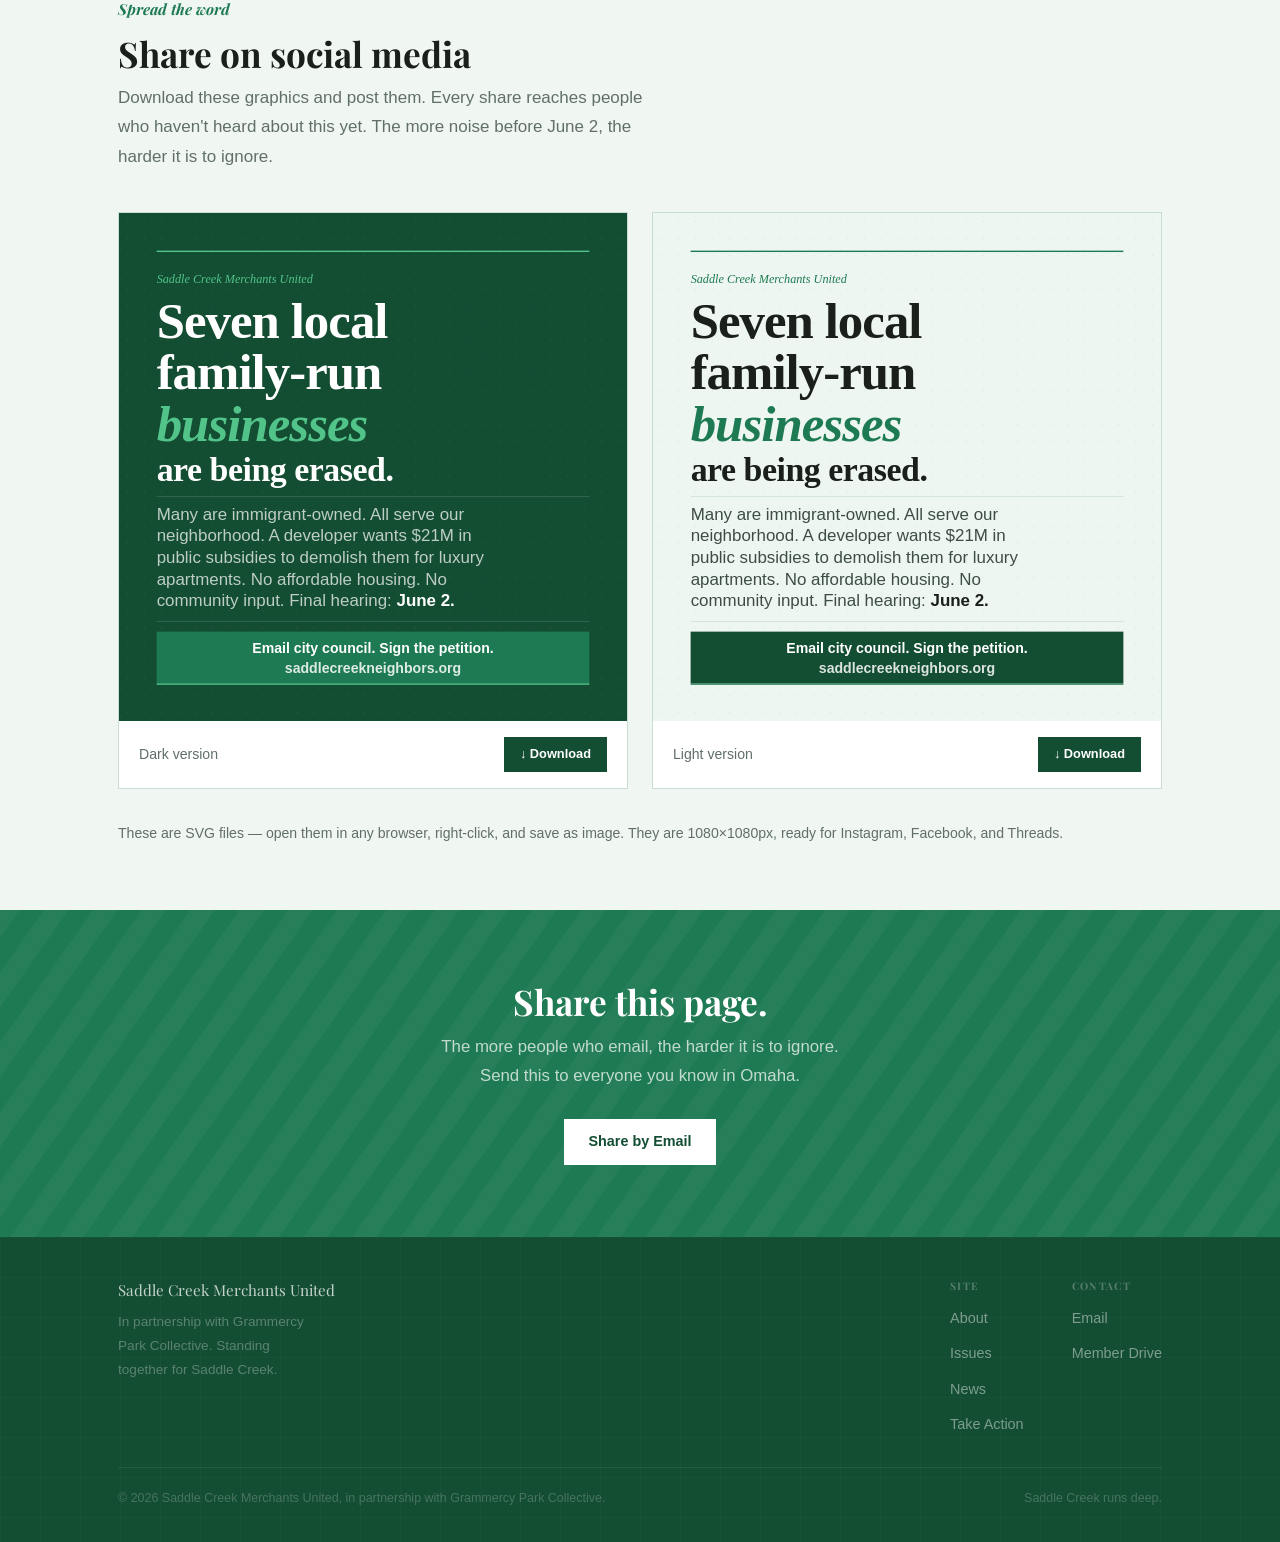
<file: take-action.html>
<!DOCTYPE html>
<html lang="en">
<head>
  <meta charset="UTF-8">
  <meta name="viewport" content="width=device-width, initial-scale=1.0">
  <title>Take Action — Saddle Creek Merchants United</title>
  <meta name="description" content="Email every city council member and the mayor. Sign the petition. Show up on June 2.">
  <link rel="stylesheet" href="css/style.css">
</head>
<body>
  <div class="urgency-bar">
    <span class="tag">⚡ Action needed</span>
    <p>Hearings May 21 and June 2. Seven Saddle Creek businesses face demolition. <a href="take-action.html">Email city council now.</a></p>
  </div>
  <nav class="nav">
    <div class="nav-inner">
      <a href="index.html" class="nav-logo">
        <span class="nav-logo-mark">⬡</span>
        <span class="nav-logo-text">Saddle Creek Merchants United</span>
      </a>
      <ul class="nav-links" id="navLinks">
        <li><a href="about.html">About</a></li>
        <li><a href="issues.html">Issues</a></li>
        <li><a href="news.html">News</a></li>
        <li><a href="take-action.html" class="urgent">Take Action</a></li>
        <li><a href="https://drive.google.com/drive/folders/1y6J7BgRbqjNSq1TGpLfYI2tDJngiW1Zl?usp=share_link" target="_blank" rel="noopener" class="btn btn-dark btn-sm">Members</a></li>
      </ul>
      <button class="nav-toggle" id="navToggle" aria-label="Toggle menu">
        <span></span><span></span><span></span>
      </button>
    </div>
  </nav>

  <div class="action-hero">
    <div class="container">
      <span class="eyebrow">Urgent Action Needed</span>
      <h1>Seven businesses. Two hearings. One chance to stop it.</h1>
      <p>Two development projects are closing in on Saddle Creek from both ends. Both use public tax incentives to destroy what already exists here. The final hearing on the Family Fare project is June 2. Email every council member now.</p>
    </div>
  </div>

  <section class="section bg-sage">
    <div class="container">

      <!-- Hearing dates -->
      <div class="hearing-box">
        <h3>Hearing Schedule — Family Fare / Saddle Creek Marketplace</h3>
        <div class="hearing-row">
          <span class="hearing-date">May 21, 2026</span>
          <span class="hearing-info">Public hearing on TIF and EEA agreements, Omaha City Council, 2:00 PM</span>
        </div>
        <div class="hearing-row">
          <span class="hearing-date">June 2, 2026</span>
          <span class="hearing-final">Final</span>
          <span class="hearing-info">Final hearing to approve the EEA and TIF agreements. Last chance for public testimony before the vote.</span>
        </div>
        <p style="font-size:.85rem;color:var(--text-muted);margin-top:1rem;margin-bottom:0;">All hearings at Omaha City Council Chambers, Omaha-Douglas Civic Center, 1819 Farnam Street. Arrive by 1:30 PM to sign up for public testimony.</p>
      </div>

      <!-- Petition -->
      <div class="callout" style="margin-bottom:2.5rem;">
        <p><strong>Sign the petition</strong> — add your name to the public record of opposition. Every signature counts. After signing, please also email council directly using the button below.</p>
        <a href="https://forms.gle/d19DF8uMJpdXBHMc8" target="_blank" rel="noopener" class="btn btn-primary" style="margin-top:.85rem;">Sign the Petition &rarr;</a>
      </div>

      <!-- Mayor section - prominent -->
      <div style="background:var(--green-xdk);padding:2.5rem;margin-bottom:2.5rem;border-left:4px solid var(--green-lt);">
        <p style="font-size:.75rem;font-weight:700;letter-spacing:.14em;text-transform:uppercase;color:rgba(255,255,255,.45);margin-bottom:.6rem;">Most important action</p>
        <h2 style="color:#fff;font-size:clamp(1.5rem,3vw,2rem);margin-bottom:.75rem;">Tell Mayor Ewing how you feel.</h2>
        <p style="color:rgba(255,255,255,.75);font-size:1rem;margin-bottom:.75rem;">This ultimately lies with the mayor. Mayor Ewing has the power to veto the TIF and EEA agreements for the Saddle Creek Marketplace project. If he truly cares about affordability and regular people, he can stop this deal or require that it include real community benefits — affordable housing, food access, and relocation support for the businesses being displaced.</p>
        <p style="color:rgba(255,255,255,.75);font-size:1rem;margin-bottom:1.25rem;">Council Members Begley and Festersen promised those very things to our coalition in a direct meeting. None appeared in the final agreement. The mayor can make it right where they would not. Let him know where you stand.</p>
        <a href="mailto:hotline@cityofomaha.org?cc=saddlecreekbid%40gmail.com&subject=Please%20VETO%20the%20Saddle%20Creek%20Marketplace%20TIF%20and%20EEA%20agreements&body=Mayor%20Ewing%2C%0A%0AI%20am%20writing%20to%20ask%20you%20to%20veto%20or%20require%20community%20benefits%20for%20the%20Saddle%20Creek%20Marketplace%20TIF%20and%20EEA%20agreements.%20Seven%20local%20family-run%20businesses%2C%20many%20immigrant-owned%2C%20will%20be%20demolished%20for%20luxury%20apartments%20using%20%2421%20million%20in%20public%20subsidies.%20There%20is%20no%20affordable%20housing%2C%20no%20food%20access%20plan%2C%20and%20no%20relocation%20support%20for%20displaced%20businesses.%0A%0ACouncil%20Members%20Begley%20and%20Festersen%20promised%20all%20of%20those%20things%20to%20community%20representatives%20in%20a%20direct%20meeting.%20None%20appeared%20in%20the%20final%20agreement.%20You%20have%20the%20power%20to%20act.%0A%0AThank%20you.%0A" class="btn btn-white" style="margin-right:.75rem;">&#9993; Email Mayor Ewing</a>
        <a href="tel:4024445555" class="btn" style="border:2px solid rgba(255,255,255,.35);color:#fff;font-weight:700;">Call 402-444-5555</a>
      </div>

      <!-- Email template -->
      <h2 style="margin-bottom:1rem;">What to say</h2>
      <div class="template-box">
        <h3>Sample email — copy and personalize</h3>
        <div class="template-text">Subject: Please oppose the demolition of Saddle Creek businesses

I am writing to urge you to oppose the Saddle Creek Marketplace proposal that would demolish seven businesses at Saddle Creek Plaza using $21 million in public TIF and EEA subsidies.

These are functioning, community-rooted businesses that were not meaningfully consulted and were not offered real alternatives. Parts of our neighborhood already face food access challenges. Demolishing Family Fare and the other businesses here makes that problem worse, not better, while generating returns for a private developer.

I am asking you to vote NO on this proposal and to require a genuine community benefits process before any similar development moves forward.

Thank you.</div>
        <p style="font-size:.85rem;color:var(--text-muted);margin-top:.85rem;margin-bottom:0;font-style:italic;">Sign with your name and neighborhood. A personal email carries more weight than a form letter — add your own experience if you can.</p>
      </div>

      <!-- Send all -->
      <div class="send-all">
        <h3>Email everyone at once</h3>
        <p>This opens a pre-addressed email to all seven council members and the mayor's hotline simultaneously.</p>
        <a class="btn btn-white" href="mailto:Pete.Festersen@cityofomaha.org,LaVonya.Goodwin@cityofomaha.org,Danny.Begley@cityofomaha.org,Ron.Hug@cityofomaha.org,Don.Rowe@cityofomaha.org,Brinker.Harding@cityofomaha.org,Aimee.Melton@cityofomaha.org,hotline@cityofomaha.org?cc=saddlecreekbid%40gmail.com&subject=Please%20oppose%20the%20demolition%20of%20Saddle%20Creek%20businesses&body=I%20am%20writing%20to%20urge%20you%20to%20oppose%20the%20Saddle%20Creek%20Marketplace%20proposal%20that%20would%20demolish%20seven%20businesses%20at%20Saddle%20Creek%20Plaza%20using%20%2421%20million%20in%20public%20TIF%20and%20EEA%20subsidies.%0A%0AThese%20are%20functioning%2C%20community-rooted%20businesses%20that%20were%20not%20meaningfully%20consulted%20and%20were%20not%20offered%20real%20alternatives.%20Parts%20of%20our%20neighborhood%20already%20face%20food%20access%20challenges.%20Demolishing%20Family%20Fare%20and%20the%20other%20businesses%20here%20makes%20that%20problem%20worse%2C%20not%20better%2C%20while%20generating%20returns%20for%20a%20private%20developer.%0A%0AI%20am%20asking%20you%20to%20vote%20NO%20on%20this%20proposal.%0A%0AThank%20you.%0A">
          &#9993; Email All Council Members + Mayor Now
        </a>
      </div>

      <!-- Individual contacts -->
      <h2 style="margin-bottom:.5rem;">Contact them individually</h2>
      <p style="margin-bottom:1.5rem;">Your own district rep and the council president carry the most weight. Emailing all of them matters.</p>

      <div class="officials-grid">
        <div class="official-card priority">
          <span class="official-role">Council President</span>
          <span class="official-name">Danny Begley</span>
          <span class="official-dist">District 3</span>
          <div class="official-actions">
            <a class="btn-email" href="mailto:Danny.Begley@cityofomaha.org?cc=saddlecreekbid%40gmail.com&subject=Please%20oppose%20the%20demolition%20of%20Saddle%20Creek%20businesses">&#9993; Email</a>
            <a class="btn-phone" href="tel:4024445525">402-444-5525</a>
          </div>
        </div>
        <div class="official-card priority">
          <span class="official-role">Introduced Ordinances</span>
          <span class="official-name">Pete Festersen</span>
          <span class="official-dist">District 1</span>
          <div class="official-actions">
            <a class="btn-email" href="mailto:Pete.Festersen@cityofomaha.org?cc=saddlecreekbid%40gmail.com&subject=Please%20oppose%20the%20demolition%20of%20Saddle%20Creek%20businesses">&#9993; Email</a>
            <a class="btn-phone" href="tel:4024445527">402-444-5527</a>
          </div>
        </div>
        <div class="official-card priority">
          <span class="official-role">Mayor of Omaha</span>
          <span class="official-name">Mayor John Ewing Jr.</span>
          <span class="official-dist">Mayor's Hotline</span>
          <div class="official-actions">
            <a class="btn-email" href="mailto:hotline@cityofomaha.org?cc=saddlecreekbid%40gmail.com&subject=Please%20oppose%20the%20demolition%20of%20Saddle%20Creek%20businesses">&#9993; Email</a>
            <a class="btn-phone" href="tel:4024445555">402-444-5555</a>
          </div>
        </div>
        <div class="official-card">
          <span class="official-role">District 2</span>
          <span class="official-name">LaVonya Goodwin</span>
          <span class="official-dist">&nbsp;</span>
          <div class="official-actions">
            <a class="btn-email" href="mailto:LaVonya.Goodwin@cityofomaha.org?cc=saddlecreekbid%40gmail.com&subject=Please%20oppose%20the%20demolition%20of%20Saddle%20Creek%20businesses">&#9993; Email</a>
            <a class="btn-phone" href="tel:4024445524">402-444-5524</a>
          </div>
        </div>
        <div class="official-card">
          <span class="official-role">District 4</span>
          <span class="official-name">Ron Hug</span>
          <span class="official-dist">&nbsp;</span>
          <div class="official-actions">
            <a class="btn-email" href="mailto:Ron.Hug@cityofomaha.org?cc=saddlecreekbid%40gmail.com&subject=Please%20oppose%20the%20demolition%20of%20Saddle%20Creek%20businesses">&#9993; Email</a>
            <a class="btn-phone" href="tel:4024445522">402-444-5522</a>
          </div>
        </div>
        <div class="official-card">
          <span class="official-role">District 5</span>
          <span class="official-name">Don Rowe</span>
          <span class="official-dist">&nbsp;</span>
          <div class="official-actions">
            <a class="btn-email" href="mailto:Don.Rowe@cityofomaha.org?cc=saddlecreekbid%40gmail.com&subject=Please%20oppose%20the%20demolition%20of%20Saddle%20Creek%20businesses">&#9993; Email</a>
            <a class="btn-phone" href="tel:4024445528">402-444-5528</a>
          </div>
        </div>
        <div class="official-card">
          <span class="official-role">District 6, Vice President</span>
          <span class="official-name">Brinker Harding</span>
          <span class="official-dist">&nbsp;</span>
          <div class="official-actions">
            <a class="btn-email" href="mailto:Brinker.Harding@cityofomaha.org?cc=saddlecreekbid%40gmail.com&subject=Please%20oppose%20the%20demolition%20of%20Saddle%20Creek%20businesses">&#9993; Email</a>
            <a class="btn-phone" href="tel:4024445523">402-444-5523</a>
          </div>
        </div>
        <div class="official-card">
          <span class="official-role">District 7</span>
          <span class="official-name">Aimee Melton</span>
          <span class="official-dist">&nbsp;</span>
          <div class="official-actions">
            <a class="btn-email" href="mailto:Aimee.Melton@cityofomaha.org?cc=saddlecreekbid%40gmail.com&subject=Please%20oppose%20the%20demolition%20of%20Saddle%20Creek%20businesses">&#9993; Email</a>
            <a class="btn-phone" href="tel:4024445526">402-444-5526</a>
          </div>
        </div>
      </div>

      <!-- Attend -->
      <div class="hearing-box">
        <h3>Attend in person</h3>
        <p style="margin-bottom:.5rem;">Your physical presence matters, even if you don't testify. Show up.</p>
        <p style="margin-bottom:0;"><strong>Omaha City Council Chambers</strong><br>Omaha-Douglas Civic Center, 1819 Farnam Street, Omaha NE 68183<br>Meetings begin at 2:00 PM. Arrive by 1:30 to sign up for public testimony.</p>
      </div>

    </div>
  </section>


  <!-- Shareable graphics -->
  <section class="section bg-sage" style="padding:4rem 0;border-top:1px solid var(--border);">
    <div class="container">
      <span class="eyebrow">Spread the word</span>
      <h2 style="margin-bottom:.5rem;">Share on social media</h2>
      <p style="margin-bottom:2.5rem;max-width:56ch;">Download these graphics and post them. Every share reaches people who haven't heard about this yet. The more noise before June 2, the harder it is to ignore.</p>

      <div style="display:grid;grid-template-columns:1fr 1fr;gap:1.5rem;margin-bottom:2rem;">

        <div style="background:var(--white);border:1.5px solid var(--border);overflow:hidden;">
          <img src="share/graphic-dark.svg" alt="Dark social graphic: Seven local family-run businesses are being erased" style="width:100%;display:block;">
          <div style="padding:1rem 1.25rem;display:flex;align-items:center;justify-content:space-between;gap:1rem;flex-wrap:wrap;">
            <span style="font-size:.88rem;color:var(--text-muted);">Dark version</span>
            <a href="share/graphic-dark.svg" download="saddle-creek-dark.svg" class="btn btn-primary btn-sm">&#8595; Download</a>
          </div>
        </div>

        <div style="background:var(--white);border:1.5px solid var(--border);overflow:hidden;">
          <img src="share/graphic-light.svg" alt="Light social graphic: Seven local family-run businesses are being erased" style="width:100%;display:block;">
          <div style="padding:1rem 1.25rem;display:flex;align-items:center;justify-content:space-between;gap:1rem;flex-wrap:wrap;">
            <span style="font-size:.88rem;color:var(--text-muted);">Light version</span>
            <a href="share/graphic-light.svg" download="saddle-creek-light.svg" class="btn btn-primary btn-sm">&#8595; Download</a>
          </div>
        </div>

      </div>

      <p style="font-size:.88rem;color:var(--text-muted);">These are SVG files — open them in any browser, right-click, and save as image. They are 1080&#215;1080px, ready for Instagram, Facebook, and Threads.</p>
    </div>
  </section>

  <!-- CTA -->
  <div class="cta-band">
    <div class="container">
      <h2>Share this page.</h2>
      <p>The more people who email, the harder it is to ignore. Send this to everyone you know in Omaha.</p>
      <div class="cta-band-btns">
        <a href="mailto:?subject=Seven%20Saddle%20Creek%20businesses%20need%20your%20help&body=A%20developer%20is%20seeking%20%2421%20million%20in%20public%20subsidies%20to%20demolish%20seven%20businesses%20in%20Saddle%20Creek%20for%20luxury%20apartments.%20The%20final%20hearing%20is%20June%202.%20Please%20email%20city%20council%3A%20https%3A%2F%2Fscbid.github.io%2Fsaddle-creek-coaliton-public%2Ftake-action.html" class="btn btn-white">Share by Email</a>
      </div>
    </div>
  </div>

  <footer class="footer">
    <div class="container">
      <div class="footer-inner">
        <div>
          <div class="footer-logo">Saddle Creek Merchants United</div>
          <p class="footer-tagline">In partnership with Grammercy Park Collective. Standing together for Saddle Creek.</p>
        </div>
        <div class="footer-links">
          <div class="footer-col">
            <h4>Site</h4>
            <ul>
              <li><a href="about.html">About</a></li>
              <li><a href="issues.html">Issues</a></li>
              <li><a href="news.html">News</a></li>
              <li><a href="take-action.html">Take Action</a></li>
            </ul>
          </div>
          <div class="footer-col">
            <h4>Contact</h4>
            <ul>
              <li><a href="mailto:saddlecreekbid@gmail.com">Email</a></li>
              <li><a href="https://drive.google.com/drive/folders/1y6J7BgRbqjNSq1TGpLfYI2tDJngiW1Zl?usp=share_link" target="_blank" rel="noopener">Member Drive</a></li>
            </ul>
          </div>
        </div>
      </div>
      <div class="footer-bottom">
        <span>&copy; <span class="js-year"></span> Saddle Creek Merchants United, in partnership with Grammercy Park Collective.</span>
        <span>Saddle Creek runs deep.</span>
      </div>
    </div>
  </footer>
  <script src="js/site.js"></script>
</body></html>
</file>
<file: css/style.css>
@import url('https://fonts.googleapis.com/css2?family=Playfair+Display:ital,wght@0,700;1,700&display=swap');

/* ============================================================
   DESIGN TOKENS
   ============================================================ */
:root {
  /* Colors */
  --green:       #1E7A52;
  --green-dk:    #1A6641;
  --green-xdk:   #134D32;
  --green-lt:    #52C48A;
  --green-pale:  #D8EEE3;
  --green-xpale: #EEF6F1;
  --bg:          #F0F6F2;
  --bg-dk:       #E3EDE8;
  --border:      #C8DDD3;
  --white:       #FFFFFF;
  --ink:         #1A1F1C;
  --text-mid:    #3D4D45;
  --text-muted:  #607068;
  --gray-lt:     #8FA898;

  /* Typography */
  --font-serif: 'Playfair Display', Georgia, serif;
  --font-sans:  Arial, Helvetica, sans-serif;

  /* Layout */
  --nav-h:  60px;
  --max-w:  1100px;
  --gutter: 1.75rem;
}

/* ============================================================
   RESET & BASE
   ============================================================ */
*, *::before, *::after { box-sizing: border-box; margin: 0; padding: 0; }
html  { scroll-behavior: smooth; }
body  { font-family: var(--font-sans); background: var(--bg); color: var(--ink); font-size: 17px; line-height: 1.75; }
img   { max-width: 100%; display: block; }
a     { color: inherit; text-decoration: none; }
ul    { list-style: none; }
button { cursor: pointer; font-family: var(--font-sans); border: none; background: none; }

/* ============================================================
   TYPOGRAPHY
   ============================================================ */
h1, h2, h3, h4 {
  font-family: var(--font-serif);
  line-height: 1.15;
  color: var(--ink);
}
h1 { font-size: clamp(2.4rem, 6vw, 5rem);   font-weight: 700; margin-bottom: 1.25rem; }
h2 { font-size: clamp(1.6rem, 3vw, 2.2rem); font-weight: 700; margin-bottom: 1rem; }
h3 { font-size: 1.25rem;                     font-weight: 700; margin-bottom: .75rem; margin-top: 1.75rem; }
h4 { font-size: 1rem;                        font-weight: 700; margin-bottom: .4rem; }
p  { color: var(--text-muted); line-height: 1.75; margin-bottom: .9rem; }
p:last-child { margin-bottom: 0; }
strong { color: var(--ink); }

.eyebrow {
  display: block;
  font-family: var(--font-serif);
  font-size: .95rem;
  font-style: italic;
  font-weight: 700;
  color: var(--green);
  margin-bottom: .75rem;
}

.standout {
  font-family: var(--font-serif);
  font-size: clamp(1.5rem, 3vw, 2.2rem);
  font-style: italic;
  font-weight: 700;
  color: var(--green-dk);
  line-height: 1.4;
  text-align: center;
  max-width: 24ch;
  margin: 0 auto;
}

/* ============================================================
   LAYOUT
   ============================================================ */
.container { width: 100%; max-width: var(--max-w); margin: 0 auto; padding: 0 var(--gutter); }
.section   { padding: 5rem 0; }

/* ============================================================
   BUTTONS
   ============================================================ */
.btn {
  display: inline-flex;
  align-items: center;
  gap: .5rem;
  padding: .65rem 1.5rem;
  font-family: var(--font-sans);
  font-size: .9rem;
  font-weight: 700;
  white-space: nowrap;
  transition: background .15s, border-color .15s, color .15s;
  text-decoration: none;
}
.btn-primary            { background: var(--green-xdk) !important; color: #ffffff !important; font-weight: 700; }
.btn-primary:hover       { background: var(--green) !important; color: #ffffff !important; }
.btn-outline             { border: 2px solid var(--green-dk); color: var(--green-dk); background: transparent; font-weight: 700; }
.btn-outline:hover       { border-color: var(--green-xdk); background: var(--green-xpale); color: var(--green-xdk); }
.btn-white               { background: #ffffff !important; color: var(--green-xdk) !important; font-weight: 700; }
.btn-white:hover         { background: var(--bg) !important; color: var(--green-xdk) !important; }
.btn-dark                { background: var(--green-xdk) !important; color: #ffffff !important; border: 2px solid rgba(255,255,255,.4); font-weight: 700; }
.btn-dark:hover          { background: var(--green) !important; color: #ffffff !important; }
.btn-sm        { padding: .4rem 1rem; font-size: .8rem; }

/* ============================================================
   URGENCY BAR
   ============================================================ */
.urgency-bar {
  background: var(--green-xdk);
  padding: .6rem var(--gutter);
  display: flex;
  align-items: center;
  gap: .85rem;
  background-image: repeating-linear-gradient(
    -45deg, transparent, transparent 10px,
    rgba(255,255,255,.03) 10px, rgba(255,255,255,.03) 20px
  );
}
.urgency-bar .tag {
  font-size: .65rem;
  font-weight: 700;
  letter-spacing: .12em;
  text-transform: uppercase;
  color: rgba(255,255,255,.45);
  flex-shrink: 0;
}
.urgency-bar p {
  color: #fff;
  font-size: .88rem;
  margin: 0;
  line-height: 1.4;
}
.urgency-bar a {
  color: #fff;
  font-weight: 700;
  text-decoration: underline;
}

/* ============================================================
   NAVIGATION
   ============================================================ */
.nav {
  position: sticky;
  top: 0;
  z-index: 100;
  height: var(--nav-h);
  background: rgba(240,246,242,.97);
  backdrop-filter: blur(8px);
  border-bottom: 1.5px solid var(--border);
}
.nav-inner {
  display: flex;
  align-items: center;
  gap: 2rem;
  height: 100%;
  max-width: var(--max-w);
  margin: 0 auto;
  padding: 0 var(--gutter);
}
.nav-logo {
  display: flex;
  align-items: center;
  gap: .65rem;
  flex-shrink: 0;
  text-decoration: none;
}
.nav-logo-mark { font-size: 1.3rem; color: var(--green); line-height: 1; }
.nav-logo-text {
  font-family: var(--font-serif);
  font-size: .95rem;
  font-weight: 700;
  color: var(--ink);
  line-height: 1;
}
.nav-links {
  display: flex;
  align-items: center;
  gap: 1.75rem;
  margin-left: auto;
}
.nav-links a {
  font-size: .88rem;
  font-weight: 600;
  color: var(--text-muted);
  transition: color .15s;
  text-decoration: none;
}
.nav-links a:hover  { color: var(--green-dk); }
.nav-links a.active { color: var(--green-dk); }
.nav-links a.urgent { color: var(--green); font-weight: 700; }
.nav-links a.btn   { color: #fff !important; }
.nav-links a.btn:hover { color: #fff !important; }
.nav-toggle {
  display: none;
  flex-direction: column;
  gap: 5px;
  padding: 4px;
  margin-left: auto;
}
.nav-toggle span {
  display: block;
  width: 22px;
  height: 2px;
  background: var(--ink);
  border-radius: 2px;
}
@media (max-width: 700px) {
  .nav-links { display: none; }
  .nav-toggle { display: flex; }
  .nav-links.open {
    display: flex;
    flex-direction: column;
    position: absolute;
    top: var(--nav-h);
    left: 0; right: 0;
    background: var(--bg);
    border-bottom: 1.5px solid var(--border);
    padding: 1rem var(--gutter);
    gap: 1rem;
    z-index: 99;
  }
}

/* ============================================================
   HERO (homepage)
   ============================================================ */
.hero {
  background: var(--green-xpale);
  padding: 5rem var(--gutter) 4.5rem;
  border-bottom: 3px solid var(--green);
  background-image: radial-gradient(circle, rgba(30,122,82,.12) 1px, transparent 1px);
  background-size: 24px 24px;
}
.hero-inner    { max-width: var(--max-w); margin: 0 auto; }
.hero-tag      { font-size: .68rem; font-weight: 700; letter-spacing: .15em; text-transform: uppercase; color: var(--text-muted); display: block; }
.hero-rule     { height: 1px; background: var(--border); margin: 1.1rem 0; }
.hero h1       { color: var(--ink); margin-bottom: 0; }
.hero h1 em    { font-style: italic; color: var(--green); }
.hero-grid     { display: grid; grid-template-columns: 1fr auto; gap: 3rem; align-items: center; margin-top: .75rem; }
.hero-sub      { font-size: 1.05rem; color: var(--text-muted); line-height: 1.8; max-width: 50ch; margin: 0; }
.hero-btns     { display: flex; flex-direction: column; gap: .6rem; flex-shrink: 0; min-width: 190px; }
.hero-partners { margin-top: 2.5rem; font-family: var(--font-serif); font-size: .88rem; font-style: italic; color: var(--gray-lt); display: flex; align-items: center; gap: 1rem; }
.hero-plus     { font-style: normal; color: var(--green); }
@media (max-width: 800px) { .hero-grid { grid-template-columns: 1fr; gap: 2rem; } }

/* ============================================================
   SUB-PAGE HERO
   ============================================================ */
.sub-hero {
  background: var(--green-xpale);
  padding: 3.5rem 0 3rem;
  border-bottom: 3px solid var(--green);
  background-image: repeating-linear-gradient(
    0deg, transparent, transparent 28px,
    rgba(30,122,82,.06) 28px, rgba(30,122,82,.06) 29px
  );
}
.sub-hero h1 { font-size: clamp(2.2rem, 5vw, 3.5rem); margin-bottom: .6rem; }
.sub-hero p  { color: var(--text-muted); margin: 0; font-size: 1rem; }

/* ============================================================
   STANDOUT QUOTE BAND
   ============================================================ */
.quote-band {
  background: var(--green-pale);
  padding: 4rem 0;
  text-align: center;
  border-top: 1px solid var(--border);
  border-bottom: 1px solid var(--border);
}

/* ============================================================
   CARD GRIDS
   ============================================================ */
.grid-2 { display: grid; grid-template-columns: 1fr 1fr; gap: 1.25rem; }
.grid-3 { display: grid; grid-template-columns: repeat(3, 1fr); gap: 1.25rem; }
@media (max-width: 900px) { .grid-3 { grid-template-columns: 1fr 1fr; } }
@media (max-width: 600px) { .grid-2, .grid-3 { grid-template-columns: 1fr; } }

/* ============================================================
   PARTNER CARDS
   ============================================================ */
.partner-card {
  border: 1.5px solid var(--border);
  border-top: 3px solid var(--green);
  padding: 1.75rem;
  background: var(--white);
}
.partner-card + .partner-card { border-top-color: var(--green-dk); }
.partner-card h3 { font-size: 1.15rem; margin-top: 0; }
.partner-card .eyebrow { color: var(--green); }
.partner-card + .partner-card .eyebrow { color: var(--green-dk); }

/* ============================================================
   STAKE CARDS
   ============================================================ */
.stake-grid {
  display: grid;
  grid-template-columns: repeat(3, 1fr);
  gap: 1px;
  background: var(--border);
  border: 1px solid var(--border);
  margin-top: 2rem;
}
.stake-card {
  background: var(--bg);
  padding: 1.75rem;
  position: relative;
}
.stake-card-num {
  font-family: var(--font-serif);
  font-size: 4rem;
  font-weight: 700;
  color: rgba(30,122,82,.1);
  position: absolute;
  top: .75rem; right: 1.25rem;
  line-height: 1;
  pointer-events: none;
}
.stake-card h3 { color: var(--green-dk); font-size: 1rem; margin-top: 0; }
.stake-card p  { font-size: 1rem; color: var(--text-mid); margin: 0; }
@media (max-width: 900px) { .stake-grid { grid-template-columns: 1fr 1fr; } }
@media (max-width: 600px) { .stake-grid { grid-template-columns: 1fr; } }

/* ============================================================
   NEWS CARDS
   ============================================================ */
.news-grid {
  display: grid;
  grid-template-columns: repeat(3, 1fr);
  gap: 1px;
  background: var(--border);
  border: 1px solid var(--border);
}
.news-card {
  background: var(--bg);
  padding: 1.5rem;
  cursor: pointer;
  transition: background .12s;
}
.news-card:hover { background: var(--white); }
.news-tag  { display: inline-block; font-size: .68rem; font-weight: 700; letter-spacing: .12em; text-transform: uppercase; color: var(--green-dk); margin-bottom: .65rem; }
.news-card h3 { font-family: var(--font-serif); font-size: 1.05rem; color: var(--ink); line-height: 1.3; margin-top: 0; margin-bottom: .5rem; }
.news-card p  { font-size: .95rem; color: var(--text-muted); margin: 0; }
.news-date    { font-size: .8rem; color: var(--gray-lt); margin-top: .65rem; }
@media (max-width: 900px) { .news-grid { grid-template-columns: 1fr 1fr; } }
@media (max-width: 600px) { .news-grid { grid-template-columns: 1fr; } }

/* ============================================================
   NEWS POST VIEW
   ============================================================ */
.news-post-header { padding-bottom: 1.5rem; border-bottom: 1.5px solid var(--border); margin-bottom: 2rem; }
.news-post-header h1 { font-size: clamp(1.7rem, 4vw, 2.6rem); }
.news-post-meta { margin-top: .65rem; display: flex; align-items: center; gap: .85rem; flex-wrap: wrap; font-size: .85rem; color: var(--text-muted); }
.news-post-body { font-size: 1rem; line-height: 1.82; color: var(--text-mid); }
.news-post-body h2 { font-size: 1.5rem; color: var(--ink); margin: 2rem 0 .6rem; }
.news-post-body h3 { font-size: 1.15rem; color: var(--ink); }
.news-post-body p  { margin-bottom: 1rem; max-width: 70ch; }
.news-post-body ul, .news-post-body ol { margin: 0 0 1rem 1.75rem; list-style: disc; }
.news-post-body li { margin-bottom: .4rem; }
.news-post-body strong { color: var(--ink); }
.news-post-body a  { color: var(--green-dk); text-decoration: underline; }
.news-post-back {
  display: inline-flex;
  align-items: center;
  gap: .4rem;
  font-size: .88rem;
  color: var(--text-muted);
  margin-bottom: 2rem;
  cursor: pointer;
}
.news-post-back:hover { color: var(--green); }

.video-embed {
  margin-bottom: 1.5rem;
}
.video-label {
  font-size: .85rem;
  font-weight: 700;
  color: var(--green-dk);
  margin-bottom: .5rem;
}
.video-wrap {
  position: relative;
  padding-bottom: 56.25%;
  height: 0;
  overflow: hidden;
  border: 1.5px solid var(--border);
}
.video-wrap iframe {
  position: absolute;
  top: 0; left: 0;
  width: 100%; height: 100%;
  border: 0;
}

/* ============================================================
   NEWS FILTERS
   ============================================================ */
.news-filters { display: flex; gap: .5rem; margin-bottom: 2rem; flex-wrap: wrap; }
.filter-btn {
  padding: .38rem 1rem;
  font-size: .8rem;
  font-weight: 700;
  border: 1.5px solid var(--border);
  color: var(--text-muted);
  background: var(--white);
  cursor: pointer;
  transition: all .12s;
  font-family: var(--font-sans);
}
.filter-btn:hover, .filter-btn.active { background: var(--ink); border-color: var(--ink); color: #fff; }

/* ============================================================
   CALLOUT BOX
   ============================================================ */
.callout {
  background: var(--green-pale);
  border-left: 3px solid var(--green);
  padding: 1.25rem 1.5rem;
  margin: 1.75rem 0;
}
.callout p { font-size: 1rem; color: var(--ink); margin: 0; }
.callout p + p { margin-top: .6rem; }
.callout a { color: var(--green-dk); font-weight: 700; }
.callout-urgent { border-left-color: var(--green-dk); background: var(--green-pale); }

/* ============================================================
   ISSUE LAYOUT
   ============================================================ */
.issue-section { padding: 5rem 0; border-bottom: 1px solid var(--border); }
.issue-section:last-of-type { border-bottom: none; }
.issue-section:nth-child(even) { background: var(--white); }
.issue-inner {
  display: grid;
  grid-template-columns: 1fr 2fr;
  gap: 4rem;
  align-items: start;
}
.issue-label { position: sticky; top: calc(var(--nav-h) + 2rem); }
.issue-num   { font-family: var(--font-serif); font-size: 3.5rem; font-weight: 700; color: var(--bg-dk); line-height: 1; margin-bottom: .4rem; }
.issue-label h2 { font-size: 1.4rem; margin-bottom: 0; }
.issue-label .note { font-size: .88rem; color: var(--text-muted); margin-top: .5rem; line-height: 1.5; }
.issue-body h3 { color: var(--ink); }
.issue-body p  { font-size: 17px; }
.issue-body ul { margin: 0 0 1rem 1.5rem; list-style: disc; }
.issue-body li { font-size: 17px; color: var(--text-mid); margin-bottom: .5rem; }
.vision-section { background: var(--green-pale) !important; }
@media (max-width: 900px) {
  .issue-inner { grid-template-columns: 1fr; gap: 1.5rem; }
  .issue-label { position: static; }
  .issue-num   { font-size: 2.5rem; }
}

/* ============================================================
   BUSINESS IMPACT LISTS
   ============================================================ */
.biz-list-grid { display: grid; grid-template-columns: 1fr 1fr; gap: 1.5rem; margin: 1.75rem 0; }
.biz-list-card {
  background: var(--white);
  border: 1.5px solid var(--border);
  border-top: 3px solid var(--green);
  padding: 1.5rem;
}
.biz-list-card h4 { margin-top: 0; font-size: 1rem; margin-bottom: 1rem; }
.biz-list {
  list-style: none !important;
  margin: 0 !important;
  padding: 0;
}
.biz-list li {
  display: flex;
  align-items: center;
  gap: .5rem;
  font-size: 1rem !important;
  color: var(--text-mid) !important;
  padding: .45rem 0;
  border-bottom: 1px solid var(--bg-dk);
  margin: 0 !important;
}
.biz-list li:last-child { border-bottom: none; }
.biz-list li::before { content: '●'; color: var(--green); font-size: .45rem; flex-shrink: 0; }
@media (max-width: 600px) { .biz-list-grid { grid-template-columns: 1fr; } }

/* ============================================================
   MAP SECTION
   ============================================================ */
.map-wrap { border: 1.5px solid var(--border); overflow: hidden; }
.map-wrap iframe { display: block; width: 100%; border: 0; }
.map-labels {
  width: 100%;
  border-collapse: collapse;
  margin-top: 1rem;
  font-size: .9rem;
}
.map-labels td {
  padding: .75rem 1rem;
  vertical-align: top;
  width: 50%;
}
.map-labels td:first-child { background: var(--green-xpale); border-left: 3px solid var(--green-dk); }
.map-labels td:last-child  { background: var(--green-pale);  border-left: 3px solid var(--green); }
.map-labels strong { display: block; color: var(--ink); margin-bottom: .2rem; }
.map-labels span   { color: var(--text-muted); }

/* ============================================================
   VALUES GRID (about page)
   ============================================================ */
.values-grid { display: grid; grid-template-columns: 1fr 1fr; gap: 1.25rem; margin-top: 2.5rem; }
.value-card  { background: var(--green-xpale); padding: 1.5rem; border-left: 3px solid var(--green); }
.value-card h4 { font-size: 1rem; margin-bottom: .4rem; color: var(--ink); margin-top: 0; }
.value-card p  { font-size: .95rem; margin: 0; }
@media (max-width: 600px) { .values-grid { grid-template-columns: 1fr; } }

/* ============================================================
   ABOUT PAGE
   ============================================================ */
.about-grid { display: grid; grid-template-columns: 1fr 1fr; gap: 3.5rem; align-items: start; }
@media (max-width: 800px) { .about-grid { grid-template-columns: 1fr; gap: 2rem; } }

/* ============================================================
   TAKE ACTION PAGE
   ============================================================ */
.action-hero {
  background: var(--green-xdk);
  color: #fff;
  padding: 3.5rem 0 3rem;
  border-bottom: 3px solid var(--green-lt);
  background-image: repeating-linear-gradient(
    45deg, transparent, transparent 12px,
    rgba(255,255,255,.025) 12px, rgba(255,255,255,.025) 13px
  ), repeating-linear-gradient(
    -45deg, transparent, transparent 12px,
    rgba(255,255,255,.025) 12px, rgba(255,255,255,.025) 13px
  );
}
.action-hero .eyebrow { color: rgba(255,255,255,.4); }
.action-hero h1 { color: #fff; font-size: clamp(1.9rem, 4vw, 3rem); margin-bottom: .5rem; }
.action-hero p  { color: rgba(255,255,255,.65); margin: 0; font-size: 1rem; }

.hearing-box { background: var(--green-pale); border: 1.5px solid var(--border); padding: 1.5rem 1.75rem; margin-bottom: 2rem; }
.hearing-box h3 { font-size: 1.05rem; margin-top: 0; margin-bottom: 1rem; }
.hearing-row { display: flex; align-items: center; gap: 1.25rem; padding: .65rem 0; border-bottom: 1px solid var(--border); }
.hearing-row:last-child { border-bottom: none; }
.hearing-date  { font-family: var(--font-serif); font-weight: 700; color: var(--green-dk); min-width: 130px; font-size: 1rem; }
.hearing-final { background: var(--green); color: #fff; font-size: .65rem; font-weight: 700; letter-spacing: .1em; text-transform: uppercase; padding: .22rem .6rem; flex-shrink: 0; }
.hearing-info  { color: var(--text-muted); font-size: .9rem; }

.template-box { background: var(--white); border: 1.5px solid var(--border); border-left: 3px solid var(--green); padding: 1.5rem 1.75rem; margin-bottom: 2rem; }
.template-box h3 { font-size: 1.05rem; margin-top: 0; margin-bottom: .75rem; }
.template-text { font-size: .95rem; color: var(--text-mid); line-height: 1.8; white-space: pre-line; }

.send-all { background: var(--green-xdk); padding: 2.5rem; text-align: center; margin-bottom: 2.5rem; }
.send-all h3 { font-family: var(--font-serif); font-size: 1.4rem; color: #fff; margin-bottom: .5rem; margin-top: 0; }
.send-all p  { color: rgba(255,255,255,.65); font-size: .95rem; max-width: 44ch; margin: 0 auto .85rem; }

.officials-grid { display: grid; grid-template-columns: repeat(3,1fr); gap: 1px; background: var(--border); border: 1.5px solid var(--border); margin-bottom: 2.5rem; }
.official-card  { background: var(--white); padding: 1.2rem; }
.official-card.priority { background: var(--green-xpale); border-left: 3px solid var(--green); }
.official-role   { display: block; font-size: .65rem; font-weight: 700; letter-spacing: .12em; text-transform: uppercase; color: var(--green); margin-bottom: .3rem; }
.official-name   { display: block; font-family: var(--font-serif); font-size: 1rem; font-weight: 700; color: var(--ink); margin-bottom: .2rem; }
.official-dist   { display: block; font-size: .8rem; color: var(--text-muted); margin-bottom: .65rem; }
.official-actions { display: flex; gap: .5rem; flex-wrap: wrap; }
.btn-email { background: var(--green); color: #fff; padding: .38rem .85rem; font-size: .8rem; font-weight: 700; font-family: var(--font-sans); display: inline-block; transition: background .12s; }
.btn-email:hover { background: var(--green-dk); }
.btn-phone { border: 1.5px solid var(--border); color: var(--text-muted); padding: .38rem .85rem; font-size: .8rem; font-weight: 600; font-family: var(--font-sans); display: inline-block; transition: all .12s; }
.btn-phone:hover { border-color: var(--green); color: var(--green); }
@media (max-width: 700px) { .officials-grid { grid-template-columns: 1fr 1fr; } }
@media (max-width: 480px) { .officials-grid { grid-template-columns: 1fr; } }

/* ============================================================
   CTA BAND
   ============================================================ */
.cta-band {
  background: var(--green);
  padding: 4.5rem 0;
  text-align: center;
  background-image: repeating-linear-gradient(
    -55deg, transparent, transparent 20px,
    rgba(255,255,255,.04) 20px, rgba(255,255,255,.04) 40px
  );
}
.cta-band h2   { color: #fff; margin-bottom: .6rem; }
.cta-band p    { color: rgba(255,255,255,.72); max-width: 44ch; margin: 0 auto 1.75rem; font-size: 1.05rem; }
.cta-band-btns { display: flex; gap: 1rem; justify-content: center; flex-wrap: wrap; }

/* ============================================================
   FOOTER
   ============================================================ */
.footer {
  background: var(--green-xdk);
  padding: 2.75rem 0 2rem;
  background-image:
    linear-gradient(rgba(255,255,255,.025) 1px, transparent 1px),
    linear-gradient(90deg, rgba(255,255,255,.025) 1px, transparent 1px);
  background-size: 40px 40px;
}
.footer-inner { display: flex; justify-content: space-between; align-items: flex-start; gap: 2rem; flex-wrap: wrap; }
.footer-logo  { font-family: var(--font-serif); font-size: .95rem; color: rgba(255,255,255,.75); line-height: 1.3; }
.footer-tagline { margin-top: .6rem; font-size: .85rem; color: rgba(255,255,255,.3); max-width: 26ch; }
.footer-links { display: flex; gap: 3rem; flex-wrap: wrap; }
.footer-col h4 { font-size: .65rem; font-weight: 700; letter-spacing: .13em; text-transform: uppercase; color: rgba(255,255,255,.28); margin-bottom: .65rem; margin-top: 0; }
.footer-col ul { list-style: none; padding: 0; margin: 0; }
.footer-col li + li { margin-top: .35rem; }
.footer-col a  { font-size: .9rem; color: rgba(255,255,255,.45); transition: color .12s; text-decoration: none; }
.footer-col a:hover { color: var(--green-lt); }
.footer-bottom { margin-top: 1.75rem; padding-top: 1.25rem; border-top: 1px solid rgba(255,255,255,.08); font-size: .78rem; color: rgba(255,255,255,.22); display: flex; justify-content: space-between; flex-wrap: wrap; gap: .5rem; }

/* ============================================================
   LOADING STATE
   ============================================================ */
.loading { text-align: center; padding: 3rem; color: var(--text-muted); font-size: .95rem; }

/* ============================================================
   SECTION-SPECIFIC BACKGROUNDS & TEXTURES
   ============================================================ */
.bg-white      { background: var(--white); }
.bg-sage       { background: var(--bg); }
.bg-pale       { background: var(--green-pale); }
.bg-ink        { background: var(--ink); }

.at-stake-section {
  background: var(--green-pale);
  background-image: radial-gradient(circle, rgba(30,122,82,.08) 1px, transparent 1px);
  background-size: 18px 18px;
}
.partnership-section {
  background: var(--white);
  border-top: 1px solid var(--border);
  border-bottom: 1px solid var(--border);
  background-image: radial-gradient(ellipse at top right, rgba(30,122,82,.05) 0%, transparent 60%);
}

.sub-hero .eyebrow { font-size: 1rem; margin-bottom: .6rem; }
</file>
